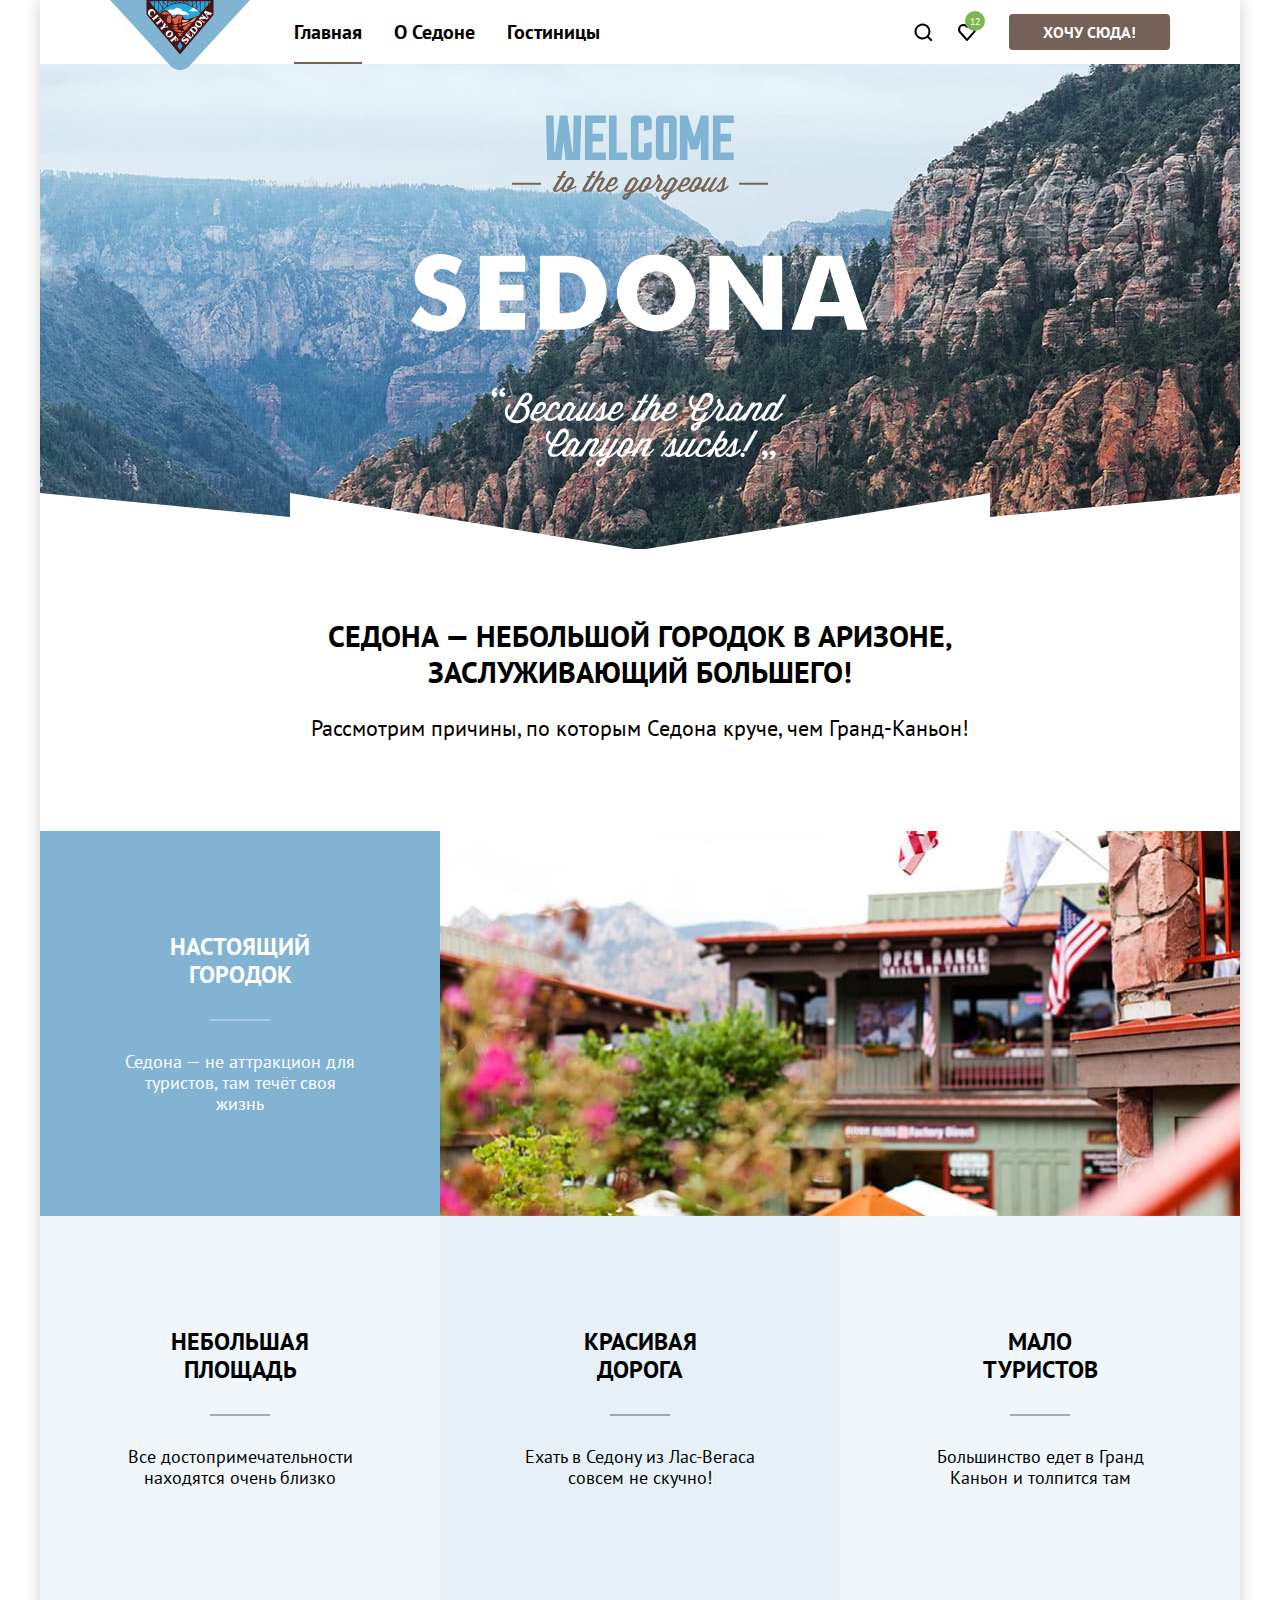
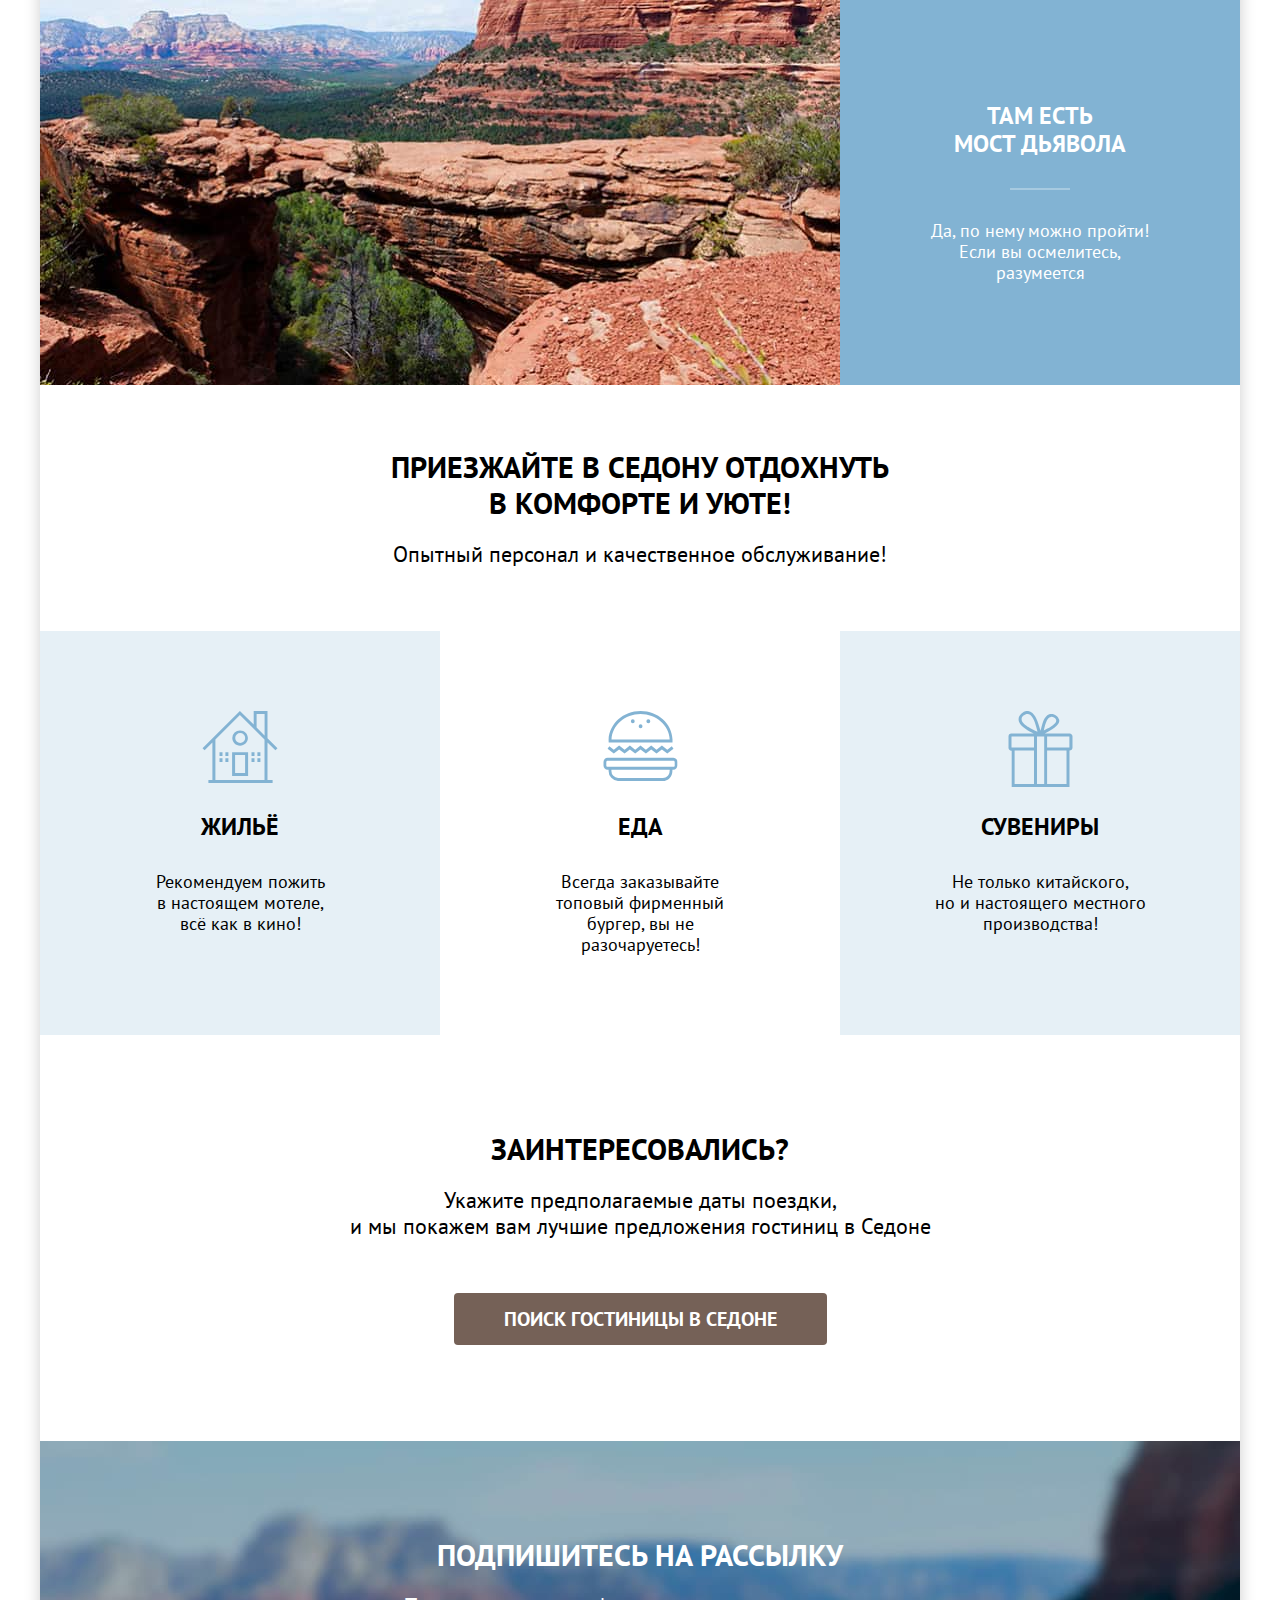
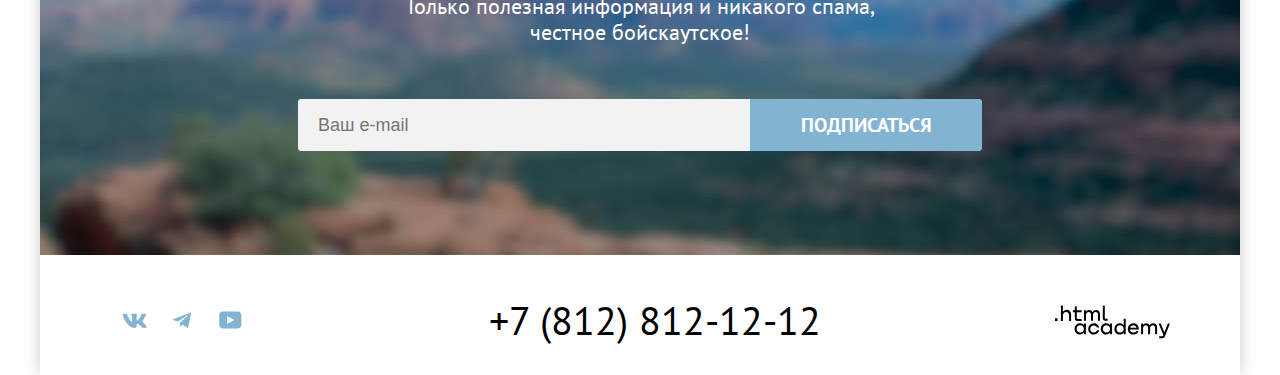
<file: index.html>
<!DOCTYPE html>
<html lang="ru">
<head>
  <meta charset="utf-8">
  <title>HTML Academy: Седона</title>
  <link rel="stylesheet" href="styles/style.css">
  <link rel="icon" type="image/png" href="images/favicon-32x32.png">
</head>
<body>
<div class="page-container">
  <header class="header-container page-header" data-test="header">
    <nav class="navigation">
      <div class="logo-container">
        <a class="logo-container" href="index.html">
          <img class="logo" src="images/logo.svg" width="140" height="70" alt="Логотип компании «Отдых в Седоне»"></a>
      </div>
      <div class="navigation-list">
        <ul class="navigation-list">
          <li class="navigation-list-item">
            <a class="navigation-link navigation-link-current" href="index.html">Главная</a>
          </li>
          <li class="navigation-list-item">
            <a class="navigation-link" href="#">О Седоне</a>
          </li>
          <li class="navigation-list-item">
            <a class="navigation-link" href="catalog.html">Гостиницы</a>
          </li>
        </ul>
      </div>
      <div class="navigation-user-container">
        <ul class="navigation-user">
          <li class="navigation-user-item">
            <a class="navigation-user-link" href="#">
              <svg aria-hidden="true"
                   focusable="false"
                   width="20"
                   height="20"
                   fill="#000000"
                   role="img"
                   xmlns="http://www.w3.org/2000/svg"
                   aria-label="Поиск.">
                <path fill-rule="evenodd" clip-rule="evenodd" d="m19.5 18-3.7-3.7a8 8 0 0 0 1.7-4.8 8 8 0 1 0-3.1 6.3l3.7 3.7 1.4-1.5Zm-10-2.5a6 6 0 0 1-6-6 6 6 0 0 1 12 0 6 6 0 0 1-6 6Z"/>
              </svg>
            </a>
          </li>
          <li class="navigation-user-item">
            <a class="navigation-user-link-favourite" href="#">
              <svg aria-hidden="true"
                   focusable="false"
                   width="20"
                   height="20"
                   fill="#000000"
                   role="img"
                   xmlns="http://www.w3.org/2000/svg"
                   aria-label="Избранное.">
                <path fill-rule="evenodd" clip-rule="evenodd" d="M9.9 19a1 1 0 0 1-.8-.4l-7-7.9A5.4 5.4 0 0 1 6.5 2C7.8 2 9 2.5 10 3.3a5.5 5.5 0 0 1 9 4.1c0 1.3-.5 2.5-1.3 3.4l-7 7.9c-.2.2-.4.3-.8.3Zm-6-9.5 6.1 6.9 6.2-7c.5-.5.7-1.2.7-2 0-1.8-1.5-3.3-3.3-3.3-1 0-2 .5-2.7 1.3-.3.3-.6.4-.9.4-.3 0-.6-.2-.8-.4a3.7 3.7 0 0 0-2.7-1.3 3.3 3.3 0 0 0-3.3 3.3c-.1.9.3 1.6.7 2.1-.1 0-.1 0 0 0Z"/>
              </svg>
            </a>
          </li>
        </ul>
        <button class="button-medium primary-color-button" type="submit">Хочу сюда!</button>
      </div>
    </nav>
  </header>
  <main class="main-container main-index">
    <section class="hero" data-test="hero">
      <h1 class="visually-hidden">Отдых в Седоне</h1>
      <img class="hero-image" src="images/hero-text.svg" width="458" height="352" alt="Welcome to the gorgeous Sedona Because the Grand Canyon sucks!">
    </section>
    <section class="advantages" data-test="advantages">
      <div class="wrapper">
        <h2 class="title-2">Седона — небольшой городок в Аризоне, заслуживающий большего!</h2>
        <p class="subheadline1">Рассмотрим причины, по которым Седона круче, чем Гранд-Каньон!
        </p>
      </div>
      <ul class="advantages-facts">
        <li class="advantages-facts-list">
          <div class="advantage-item-wrapper">
          <div class="card-block">
            <div class="text-block advantages-facts-headline-bright">
              <h3 class="title-3">Настоящий городок</h3>
              <p>Седона — не аттракцион для туристов, там течёт своя жизнь</p>
            </div>
            <img class="decor-image" src="images/nastoyashiy-gorodok.jpg" width="800" height="385" alt="Отель в городке">
          </div>
          </div>
        </li>
        <li class="advantages-facts-list">
          <div class="advantage-item-wrapper">
          <div class="text-block-high advantages-facts-headline-dark">
            <h3 class="title-3">Небольшая площадь</h3>
            <p>Все достопримечательности находятся очень близко</p>
          </div>
          </div>
        </li>
        <li class="advantages-facts-list">
        <div class="advantage-item-wrapper">
          <div class="text-block-high advantages-facts-headline-dark">
            <h3 class="title-3">Красивая дорога</h3>
            <p>Ехать в Седону из Лас-Вегаса совсем не скучно!</p>
          </div>
        </div>
        </li>
        <li class="advantages-facts-list">
          <div class="advantage-item-wrapper">
          <div class="text-block-high advantages-facts-headline-dark">
            <h3 class="title-3">Мало туристов</h3>
            <p>Большинство едет в Гранд Каньон и толпится там</p>
          </div>
          </div>
        </li>
        <li class="advantages-facts-list ">
          <div class="advantage-item-wrapper">
          <div class="card-block-reverse">
            <div class="text-block advantages-facts-headline-bright">
              <h3 class="title-3">Там есть мост&NonBreakingSpace;дьявола</h3>
              <p>Да, по нему можно пройти! Если вы осмелитесь, разумеется</p>
            </div>
            <img class="decor-image" src="images/bridge.jpg" width="800" height="385" alt="Мост дьявола">
          </div>
          </div>
        </li>
      </ul>
    </section>
    <section class="services" data-test="service">
      <div class="wrapper2">
        <h2 class="title-2">Приезжайте в Седону отдохнуть в&nbsp;комфорте и уюте!</h2>
        <p class="subheadline2"> Опытный персонал и качественное обслуживание!
        </p>
      </div>
      <ul class="services-facts">
        <li class="services-facts-list background2">
          <div class="wrapper-block house-icon">
            <h3 class="title-3">Жильё</h3>
            <p>Рекомендуем пожить в&nbsp;настоящем мотеле,<br> всё как в кино!
            </p>
          </div>
        </li>
        <li class="services-facts-list">
          <div class="wrapper-block food-icon">
            <h3 class="title-3">Еда</h3>
            <p>Всегда заказывайте топовый&nbsp;фирменный бургер, вы не разочаруетесь!
            </p>
          </div>
        </li>
        <li class="services-facts-list background2">
          <div class="wrapper-block gift-icon">
            <h3 class="title-3">Сувениры</h3>
            <p>Не только китайского, но&nbsp;и&nbsp;настоящего местного производства!
            </p>
          </div>
        </li>
      </ul>
    </section>
    <section class="call-to-action" data-test="search">
      <h2 class="title-2">Заинтересовались?</h2>
      <p class="subheadline3">Укажите предполагаемые даты поездки,<br> и мы покажем вам лучшие предложения гостиниц в
        Седоне
      </p>
      <a class="button-big primary-color-button" href="catalog.html">Поиск гостиницы в Седоне
      </a>
    </section>
    <section class="subscription subscription-background" data-test="subscribe">
      <div class="wrapper3">
        <h2 class="title-2">Подпишитесь на рассылку</h2>
        <p class="subheadline3">Только полезная информация и никакого спама, честное бойскаутское!
        </p>
      </div>
      <form class="subscription-form" action="#" method="post">
        <label for="email" class="visually-hidden"> Email</label>
        <input type="email" id="email" name="email" placeholder="Ваш e-mail">
        <button class="subscription-form-button" type="submit">Подписаться
        </button>
      </form>
    </section>
  </main>
  <footer class="page-footer" data-test="footer">
    <div class="footer-container">
      <section class="footer-social social">
        <h3 class="visually-hidden">Социальные сети</h3>
        <ul class="social-item">
          <li class="social-item-link">
            <a class="social-button-link" href="https://vk.com/htmlacademy">
              <svg
                class="social-button"
                xmlns="http://www.w3.org/2000/svg"
                width="25"
                height="15"
                fill="#83B3D3"
                role="img"
                aria-label="Вконтакте.">
                <path fill-rule="evenodd" clip-rule="evenodd"
                      d="M24.12 1.8c.16-.54 0-.94-.8-.94H20.7c-.67 0-.98.34-1.15.73 0 0-1.33 3.2-3.22 5.27-.61.6-.9.8-1.23.8-.16 0-.41-.2-.41-.75v-5.1c0-.66-.19-.95-.74-.95H9.82c-.42 0-.67.3-.67.59 0 .62.95.76 1.04 2.51v3.8c0 .83-.15.98-.48.98-.9 0-3.06-3.2-4.34-6.88-.25-.72-.5-1-1.18-1H1.57c-.75 0-.9.34-.9.73 0 .68.89 4.07 4.14 8.55 2.17 3.06 5.23 4.72 8 4.72 1.68 0 1.88-.37 1.88-1v-2.32c0-.74.16-.88.7-.88.38 0 1.05.19 2.6 1.66 1.79 1.75 2.08 2.54 3.08 2.54h2.63c.75 0 1.12-.37.9-1.1-.23-.72-1.08-1.77-2.2-3.02-.62-.71-1.54-1.48-1.82-1.86-.39-.5-.28-.71 0-1.15 0 0 3.2-4.42 3.54-5.93Z"/>
              </svg>
              <span class="visually-hidden">ВК</span>
            </a>
          </li>
          <li class="social-item-link">
            <a class="social-button-link" href="https://t.me/htmlacademy ">
              <svg class="social-button"
                   xmlns="http://www.w3.org/2000/svg"
                   width="18"
                   height="17"
                   fill="#83B3D3"
                   role="img"
                   aria-label="Телеграм.">
                <path fill-rule="evenodd" clip-rule="evenodd"
                      d="M16.8 1 .8 7c-1 .4-1 1-.2 1.3l4.1 1.3 9.5-6c.5-.3.9-.1.5.2l-7.6 7-.3 4.1c.4 0 .6-.2.8-.4l2-2 4.1 3.1c.8.5 1.3.3 1.5-.7L18 2.2c.3-1-.4-1.6-1.1-1.2Z"/>
              </svg>
              <span class="visually-hidden">Телеграм</span>
            </a>
          </li>
          <li class="social-item-link">
            <a class="social-button-link" href="https://www.youtube.com/user/htmlacademyru">
              <svg class="social-button"
                   xmlns="http://www.w3.org/2000/svg"
                   aria-hidden="true"
                   focusable="false"
                   width="23"
                   height="18"
                   fill="#83B3D3"
                   role="img"
                   aria-label="Ютуб.">
                <path fill-rule="evenodd" clip-rule="evenodd" d="M19 .4H3.4C1.6.4.3 2 .3 3.8v10c0 2 1.3 3.6 3.2 3.6h15.7c1.6 0 3.1-1.6 3.1-3.4V3.8C22.1 2 20.8.4 19 .4ZM8 12.9v-8l7.3 4-7.3 4Z"/>
              </svg>
              <span class="visually-hidden">Ютуб</span>
            </a>
          </li>
        </ul>
      </section>
      <section class="footer-contacts contacts">
        <h3 class="visually-hidden">Контакты</h3>
        <ul class="contacts">
          <li class="contact-item">
            <h3 class="visually-hidden">Телефон:</h3>
            <a class="contacts-phone" href="tel:78128121212"> +7 (812) 812-12-12</a>
          </li>
        </ul>
      </section>
      <div class="html-logo">
        <p class="about-text"><a class="htmlacademy-link" href="https://htmlacademy.ru/">
          <svg class="social-button-html"
               xmlns="http://www.w3.org/2000/svg"
               width="115"
               height="34"
               fill="#000"
               role="img"
               aria-label="Отдых в Седоне.">
            <path fill-rule="evenodd" clip-rule="evenodd" d="M0 13.3v2.6h2.5v-2.6H0ZM11.6 4.9c-1.6 0-2.8.7-3.6 1.7h-.1V.4h-2v15.5h2v-5.3C7.9 8.5 9.2 7 11.2 7c1.8 0 2.9 1.4 2.9 3.2v5.7h2V9.8c.1-3-1.8-5-4.5-5ZM26.6 5.2h-4.8V1.5h-2v3.8h-1.9v2h1.9v6c0 1.7 1 2.7 2.7 2.7h4.1v-2h-3.7c-.7 0-1.1-.4-1.1-1.1V7.2h4.8v-2ZM41.1 5c-1.6 0-2.9.8-3.5 2h-.1a3.7 3.7 0 0 0-3.4-2c-1.4 0-2.5.8-3.1 1.8h-.1V5.2H29v10.6h2v-5.4c0-2 1-3.5 2.6-3.5 1.5 0 2.4 1 2.4 2.6v6.3h2v-5.6c0-2.4 1.4-3.3 2.6-3.3 1.5 0 2.4 1 2.4 2.6v6.3h2V9.3c.1-2.5-1.4-4.3-3.9-4.3ZM47.8 13c0 1.8 1 2.8 2.8 2.8h2v-2h-1.7c-.7 0-1.1-.4-1.1-1.1V.4h-2V13ZM28.9 20a4.9 4.9 0 0 0-3.9-1.7c-3.1 0-5.4 2.3-5.4 5.6s2.3 5.6 5.4 5.6c1.8 0 3-.8 3.8-2h.1v1.7h2V18.6h-2V20Zm-3.6 7.5a3.5 3.5 0 0 1-3.6-3.6c0-2 1.4-3.6 3.6-3.6s3.6 1.6 3.6 3.6c0 1.9-1.4 3.6-3.6 3.6ZM44.2 22.4c-.5-2.4-2.6-4.1-5.4-4.1a5.4 5.4 0 0 0-5.6 5.6c0 3 2.2 5.6 5.6 5.6 2.8 0 4.9-1.8 5.4-4.2h-2.1a3.4 3.4 0 0 1-3.3 2.3 3.5 3.5 0 0 1-3.6-3.6c0-2 1.4-3.6 3.6-3.6 1.6 0 2.8 1 3.3 2.2h2.1v-.2ZM55.1 20a4.9 4.9 0 0 0-3.9-1.7c-3.1 0-5.4 2.3-5.4 5.6s2.3 5.6 5.4 5.6c1.8 0 3-.8 3.8-2h.1v1.7h2V18.6h-2V20Zm-3.6 7.5a3.5 3.5 0 0 1-3.6-3.6c0-2 1.4-3.6 3.6-3.6s3.6 1.6 3.6 3.6c0 1.9-1.5 3.6-3.6 3.6ZM68.7 20.2a5 5 0 0 0-3.9-2c-3.1 0-5.4 2.4-5.4 5.7 0 3.3 2.2 5.6 5.4 5.6 1.7 0 3-.8 3.8-1.8h.1v1.5h2V13.8h-2v6.4Zm-3.6 7.3a3.5 3.5 0 0 1-3.6-3.6c0-2 1.4-3.6 3.6-3.6s3.6 1.6 3.6 3.6c-.1 2-1.5 3.6-3.6 3.6ZM78.3 18.3a5.4 5.4 0 0 0-5.5 5.6c0 3 2.1 5.6 5.5 5.6 2.5 0 4.5-1.3 5.2-3.6h-2.1c-.5 1-1.6 1.6-3 1.6-1.9 0-3.3-1.3-3.4-3h8.8c.2-3.5-2-6.2-5.5-6.2Zm0 1.9c1.7 0 3 1 3.3 2.6h-6.5a3.2 3.2 0 0 1 3.2-2.6ZM98.2 18.3a4 4 0 0 0-3.6 2h-.1c-.6-1.2-1.8-2-3.4-2-1.4 0-2.5.7-3.1 1.8v-1.5h-1.9v10.6h2v-5.4c0-2 1-3.4 2.6-3.5 1.5 0 2.4 1 2.4 2.6v6.3h2v-5.6c0-2.4 1.4-3.3 2.6-3.3 1.5 0 2.4 1 2.4 2.6v6.3h2v-6.5c.1-2.6-1.4-4.4-3.9-4.4ZM109.4 27.4l-3.6-9h-2.2l4.8 11.7c-.3.9-.7 1.2-1.7 1.2h-2.5v2h2.5c1.8 0 2.8-.8 3.5-2.6l4.7-12.2h-2.1l-3.4 8.9Z"/>
          </svg>
          <span class="visually-hidden">.html academy</span>
        </a>
        </p>
      </div>
    </div>
  </footer>
</div>
<div class="modal-container modal-container-close">
  <div class="modal modal-search">
    <button class="modal-close-button" type="button">
      <span class="visually-hidden">Закрыть</span>
    </button>
    <section class="modal-content">
      <h2 class="modal-title">Поиск гостиницы в Седоне</h2>
      <div class="search-form">
        <form class="search-form" action="https://echo.htmlacademy.ru/" method="post">
          <p class="field-group search-form-date">
            <label class="form-label" for="check-in-date">Дата Заезда:</label>
            <input class="field" type="text" id="check-in-date" name="check-in-date" placeholder="Укажите дату" value="27 апреля 2020">
          </p>
          <p class="error-massage">Мы не можем отправить вас в прошлое.</p>
          <p class="field-group search-form-date">
            <label class="form-label" for="departure-date">Дата Выезда:</label>
            <input class="field" type="text" id="departure-date" name="departure-date" placeholder="Укажите дату" value="1 сентября 2023">
          </p>
          <p class="info-massage">На эти даты есть свободные номера. Пока есть.</p>
          <div class="range-search">
            <div class="range-wrapper-inputs">
              <div class="toggle-adults">
                <span class="toggle-adults-headline">Взрослые:</span>
                <button class="button-minus" type="button">
                  <span class="visually-hidden">Уменьшить количество взрослых</span>
                  <svg
                    aria-hidden="true"
                    focusable="false"
                    width="20"
                    height="20"
                    viewBox="0 0 20 20"
                    fill="rgba(117, 97, 87, 0.3)"
                    role="img"
                    xmlns="http://www.w3.org/2000/svg"
                    aria-label="Минус.">
                    <path fill-rule="evenodd" clip-rule="evenodd" d="M3 9V11H17V9H3Z"/>
                  </svg>
                </button>
                <label class="catalog-filter-label">
                  <span class="visually-hidden">Взрослые</span><input class="field" type="number" value="2" name="adult-amount" max="99">
                </label>
                <button class="button-plus" type="button">
                  <span class="visually-hidden">Увеличить количество взрослых</span>
                  <svg
                    aria-hidden="true"
                    focusable="false"
                    width="20"
                    height="20"
                    viewBox="0 0 20 20"
                    fill="rgba(117, 97, 87, 0.3)"
                    role="img"
                    xmlns="http://www.w3.org/2000/svg"
                    aria-label="Плюс.">
                    <path fill-rule="evenodd" clip-rule="evenodd" d="M17 9H11V3H9V9H3V11H9V17H11V11H17V9Z"/>
                  </svg>
                </button>
              </div>
              <div class="toggle-kids">
                <span class="toggle-kids-headline form-label-icon">Дети:
                </span>
                <span class="tooltip">
                  <button class="tooltip-toggle" aria-label="tooltip-kids-info" type="button">
                    <svg
                      class="tooltip-icon"
                      width="20"
                      height="20"
                      viewBox="0 0 20 20"
                      fill="#FFFFFF"
                      xmlns="http://www.w3.org/2000/svg"
                      aria-label="Информация о количестве детей.">
                    <path fill-rule="evenodd" clip-rule="evenodd" d="M9 4h2v2H9V4Zm2 12H9V7h2v9Z"/></svg>
                  </button>
                  <span class="tooltip-text" role="tooltip" id="tooltip-kids-info">Укажите количество детей, которые будут с вами, возраст которых от 6 до 18 лет. Дети до 6 лет размещаются бесплатно.</span>
                </span>
                <button class="button-minus" type="button">
                  <span class="visually-hidden">Уменьшить количество детей</span>
                  <svg
                    aria-hidden="true"
                    focusable="false"
                    width="20"
                    height="20"
                    viewBox="0 0 20 20"
                    fill="rgba(117, 97, 87, 0.3)"
                    role="img"
                    xmlns="http://www.w3.org/2000/svg"
                    aria-label="Минус.">
                    <path fill-rule="evenodd" clip-rule="evenodd" d="M3 9V11H17V9H3Z"/>
                  </svg>
                </button>
                <label class="catalog-filter-label">
                  <span class="visually-hidden">Дети</span><input class="field" type="number" value="2" name="kids-amount" max="99">
                </label>
                <button class="button-plus" type="button">
                  <span class="visually-hidden">Увеличить количество детей</span>
                  <svg
                    aria-hidden="true"
                    focusable="false"
                    width="20"
                    height="20"
                    viewBox="0 0 20 20"
                    fill="rgba(117, 97, 87, 0.3)"
                    role="img"
                    xmlns="http://www.w3.org/2000/svg"
                    aria-label="Плюс.">
                    <path fill-rule="evenodd" clip-rule="evenodd" d="M17 9H11V3H9V9H3V11H9V17H11V11H17V9Z"/>
                  </svg>
                </button>
              </div>
            </div>
          </div>
          <button class="modal-find-button secondary-color-button" type="submit">Найти</button>
        </form>
      </div>
    </section>
  </div>
</div>
</body>
</html>
</file>
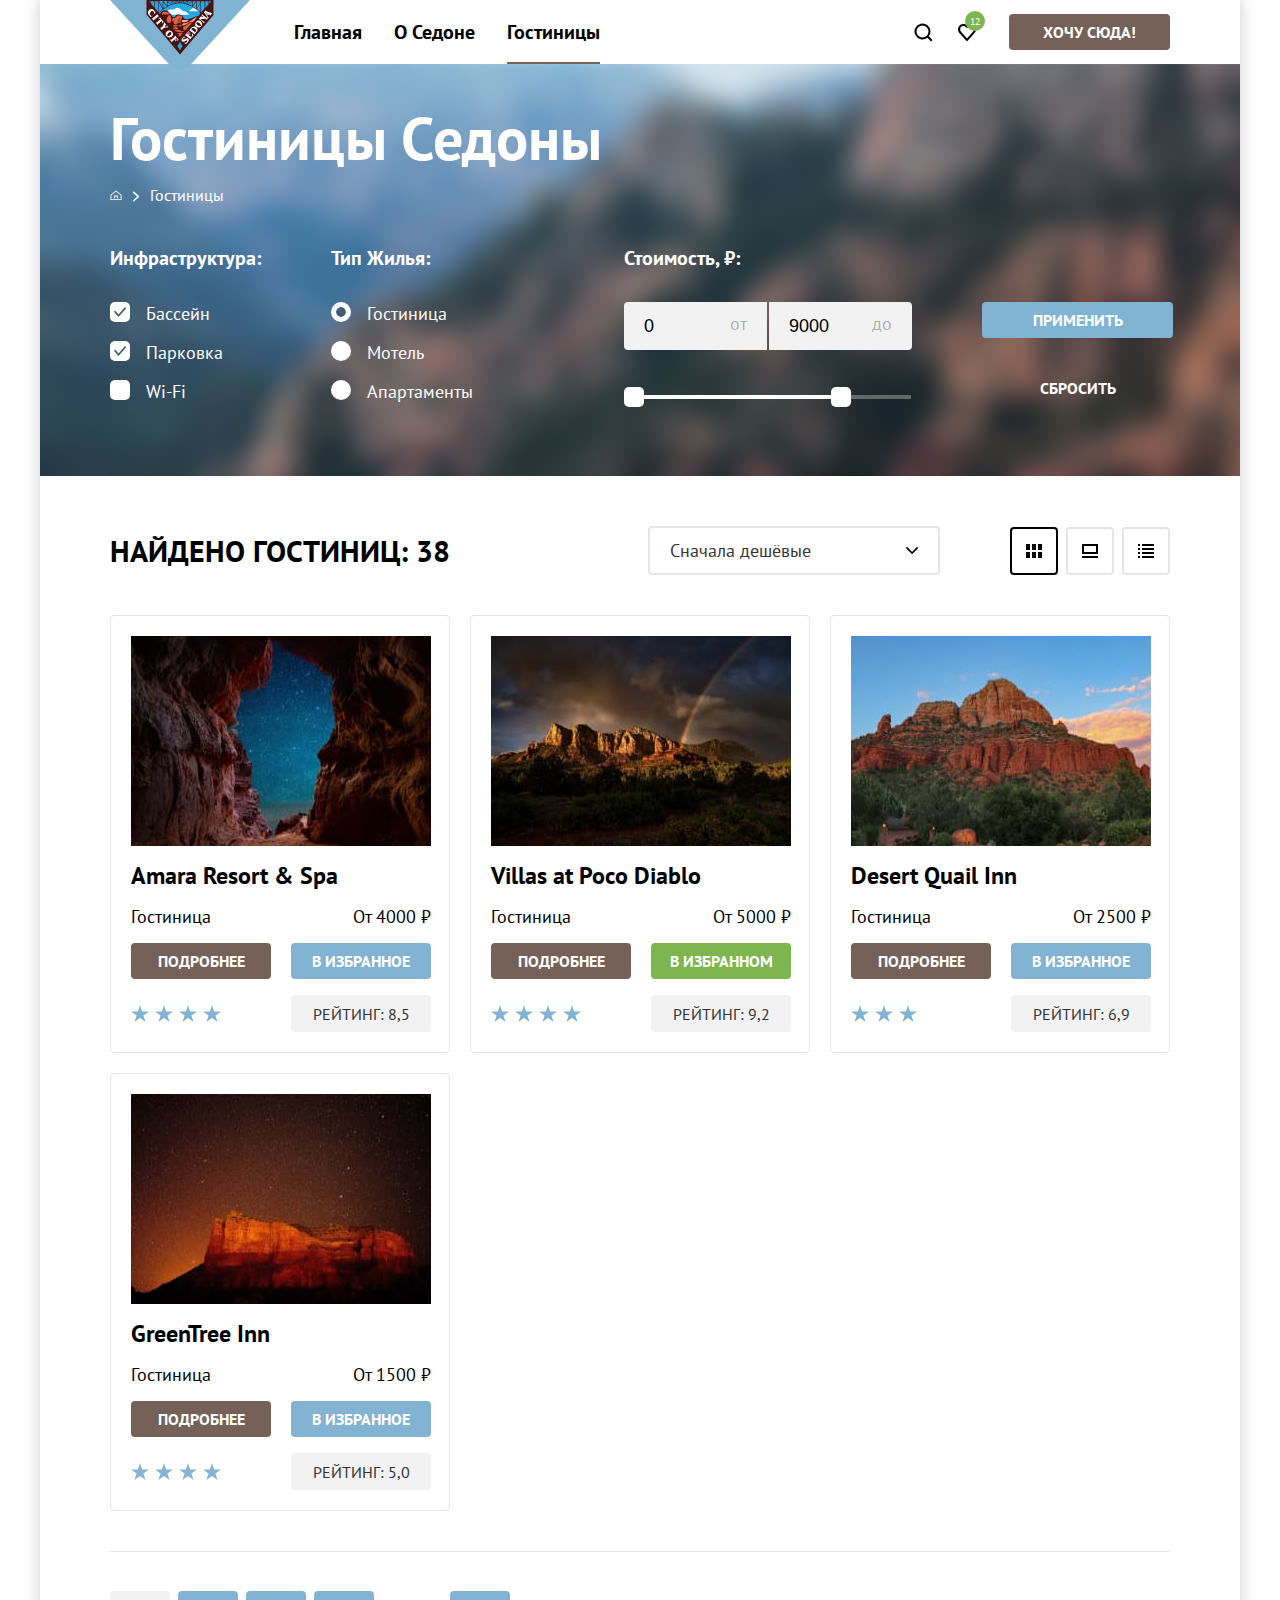
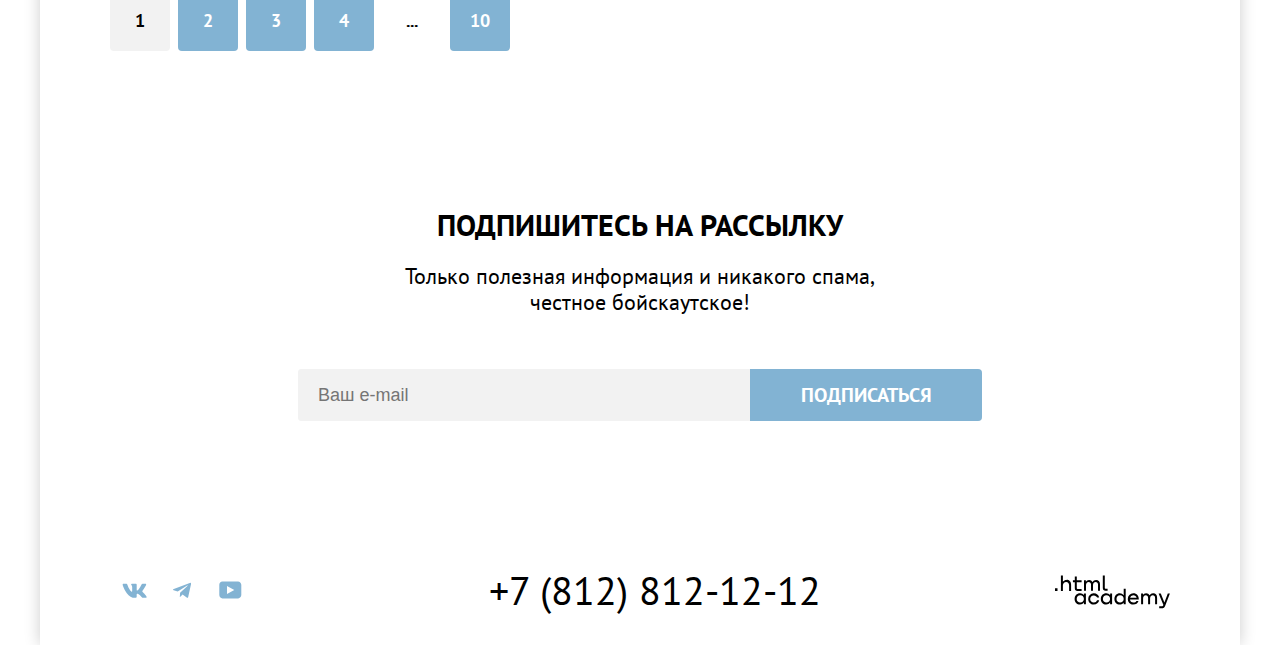
<file: catalog.html>
<!DOCTYPE html>
<html lang="ru">
<head>
  <meta charset="utf-8">
  <title>HTML Academy: Седона</title>
  <link rel="stylesheet" href="styles/style.css">
  <link rel="icon" type="image/png" href="images/favicon-32x32.png">
</head>
<body>
<div class="page-container">
  <header class="header-container page-header" data-test="header">
    <nav class="navigation">
      <div class="logo-container">
        <a class="logo-container" href="index.html">
          <img class="logo" src="images/logo.svg" width="140" height="70" alt="Логотип компании «Отдых в Седоне»">
        </a>
      </div>
      <div class="navigation-list">
        <ul class="navigation-list">
          <li class="navigation-list-item">
            <a class="navigation-link" href="index.html">Главная</a>
          </li>
          <li class="navigation-list-item">
            <a class="navigation-link" href="#">О Седоне</a>
          </li>
          <li class="navigation-list-item">
            <a class="navigation-link navigation-link-current" href="catalog.html">Гостиницы</a>
          </li>
        </ul>
      </div>
      <div class="navigation-user-container">
        <ul class="navigation-user">
          <li class="navigation-user-item">
            <a class="navigation-user-link" href="#">
              <svg aria-hidden="true"
                   focusable="false"
                   width="20"
                   height="20"
                   fill="#000000"
                   role="img"
                   xmlns="http://www.w3.org/2000/svg"
                   aria-label="Поиск.">
                <path fill-rule="evenodd" clip-rule="evenodd" d="m19.5 18-3.7-3.7a8 8 0 0 0 1.7-4.8 8 8 0 1 0-3.1 6.3l3.7 3.7 1.4-1.5Zm-10-2.5a6 6 0 0 1-6-6 6 6 0 0 1 12 0 6 6 0 0 1-6 6Z"/>
              </svg>
            </a>
          </li>
          <li class="navigation-user-item">
            <a class="navigation-user-link-favourite" href="#">
              <svg aria-hidden="true"
                   focusable="false"
                   width="20"
                   height="20"
                   fill="#000000"
                   role="img"
                   xmlns="http://www.w3.org/2000/svg"
                   aria-label="Избранное.">
                <path fill-rule="evenodd" clip-rule="evenodd" d="M9.9 19a1 1 0 0 1-.8-.4l-7-7.9A5.4 5.4 0 0 1 6.5 2C7.8 2 9 2.5 10 3.3a5.5 5.5 0 0 1 9 4.1c0 1.3-.5 2.5-1.3 3.4l-7 7.9c-.2.2-.4.3-.8.3Zm-6-9.5 6.1 6.9 6.2-7c.5-.5.7-1.2.7-2 0-1.8-1.5-3.3-3.3-3.3-1 0-2 .5-2.7 1.3-.3.3-.6.4-.9.4-.3 0-.6-.2-.8-.4a3.7 3.7 0 0 0-2.7-1.3 3.3 3.3 0 0 0-3.3 3.3c-.1.9.3 1.6.7 2.1-.1 0-.1 0 0 0Z"/></svg>
            </a>
          </li>
        </ul>
        <button class="button-medium primary-color-button" type="submit">Хочу сюда!</button>
      </div>
    </nav>
  </header>
  <main class="main-inner main-container" data-test="main">
    <section class="filter" data-test="filter">
      <div class="filter-header">
        <h1 class="title-1">Гостиницы Седоны</h1>
        <ul class="breadcrumbs">
          <li class="breadcrumbs-link">
            <a class="breadcrumbs-link-home" href="index.html"><img class="icon-breadcrumbs" src="images/home-breadcrumbs.svg" width="12" height="12" alt="Главная"></a>
          </li>
          <li class="breadcrumbs-link-hotels">
            <a class="breadcrumbs-link-hotels">Гостиницы</a>
          </li>
        </ul>
      </div>
      <form class="catalog-filter" action="https://echo.htmlacademy.ru/" method="get">
        <fieldset class="catalog-filter-group">
          <legend class="catalog-filter-title">Инфраструктура:</legend>
          <ul class="catalog-filter-list">
            <li class="catalog-filter-item">
              <label class="control">
                <input class="visually-hidden control-input" type="checkbox" name="pool" checked>
                <span class="control-mark"></span>
                <span class="control-label">Бассейн</span></label>
            </li>
            <li class="catalog-filter-item">
              <label class="control">
                <input class="visually-hidden control-input" type="checkbox" name="parking" checked>
                <span class="control-mark"></span>
                <span class="control-label">Парковка</span></label>
            </li>
            <li class="catalog-filter-item">
              <label class="control">
                <input class="visually-hidden control-input" type="checkbox" name="wifi">
                <span class="control-mark"></span>
                <span class="control-label">Wi-Fi</span></label>
            </li>
          </ul>
        </fieldset>
        <fieldset class="catalog-filter-group">
          <legend class="catalog-filter-title">Тип Жилья:</legend>
          <ul class="catalog-filter-list">
            <li class="catalog-filter-item">
              <label class="control">
                <input class="visually-hidden control-input" type="radio" name="hotel-type" value="hotel" checked>
                <span class="control-mark"></span>
                <span class="control-label">Гостиница</span></label>
            </li>
            <li class="catalog-filter-item">
              <label class="control">
                <input class="visually-hidden control-input" type="radio" name="hotel-type" value="motel">
                <span class="control-mark"></span>
                <span class="control-label">Мотель</span></label>
            </li>
            <li class="catalog-filter-item">
              <label class="control">
                <input class="visually-hidden control-input" type="radio" name="hotel-type" value="apartment">
                <span class="control-mark"></span>
                <span class="control-label">Апартаменты</span></label>
            </li>
          </ul>
        </fieldset>
        <div class="catalog-price">
          <fieldset class="catalog-price-filter">
            <legend class="catalog-filter-title"><b>Стоимость, ₽:</b></legend>
            <label class="control-left" for="from">
              <input class="field-from" value="0" type="number" name="from" id="from">
              <span class="label-from">от</span>
            </label>
            <label class="control-right" for="to">
              <input class="field-to" value="9000" type="number" name="to" id="to">
              <span class="label-to">до</span>
            </label>
            <div class="range">
              <div class="range-scale">
                <div class="range-bar">
                  <button class="range-toggle toggle-min" type="button">
                    <span class="visually-hidden">Изменить минимальную цену</span>
                  </button>
                  <button class="range-toggle toggle-max" type="button">
                    <span class="visually-hidden">Изменить максимальную цену</span>
                  </button>
                </div>
              </div>
            </div>
          </fieldset>
          <div class="catalog-price-buttons">
            <button class="button-medium secondary-color-button" type="submit">Применить</button>
            <button class="button-medium button-drop" type="reset">Сбросить</button>
          </div>
        </div>
      </form>
    </section>
    <section class="filter-results" data-test="catalog">
      <header class="inner-header">
        <h2 class="inner-header-title">Найдено гостиниц: 38</h2>
        <div class="sorting">
          <select class="select-control" aria-label="Сортировка">
            <option value="cheap">Сначала дешёвые</option>
          </select>
          <div class="sorting-buttons">
            <button class="button-all-list button-curent sorting-button" type="submit"><span class="visually-hidden">Весь список в виде карточек</span>
            </button>
            <button class="button-one-hotel button-default sorting-button" type="submit"><span class="visually-hidden">Крупно каждый отель</span>
            </button>
            <button class="button-list button-default sorting-button" type="submit"><span class="visually-hidden">Показать списком</span>
            </button>
          </div>
        </div>
      </header>
      <ul class="hotels">
        <li class="hotels-list">
          <img src="images/hotel-Amara.jpg" width="300" height="210" alt="Каньон и ночное небо">
          <span class="hotel-name">Amara Resort & Spa</span>
          <div class="wrapper-hotels">
            <span class="hotel-type">Гостиница</span>
            <span class="price">От 4000 ₽</span>
          </div>
          <div class="wrapper-buttons">
            <a class="button-small primary-color-button" href="#">Подробнее</a>
            <a class="button-small secondary-color-button" href="#">В избранное</a>
          </div>
          <div class="wrapper-hotels-rate">
            <p class="stars stars-4">
              <span class="visually-hidden">Четырехзвездочный отель</span>
            </p>
            <span class="rate">Рейтинг: 8,5</span>
          </div>
        </li>
        <li class="hotels-list">
          <img src="images/hotel-Villas.jpg" width="300" height="210" alt="Каньон и парк">
          <span class="hotel-name">Villas at Poco Diablo</span>
          <div class="wrapper-hotels">
            <span class="hotel-type">Гостиница</span>
            <span class="price">От 5000 ₽</span>
          </div>
          <div class="wrapper-buttons">
            <a class="button-small primary-color-button" href="#">Подробнее</a>
            <a class="button-small select-color-button" href="#">В избранном</a>
          </div>
          <div class="wrapper-hotels-rate">
            <p class="stars stars-4">
              <span class="visually-hidden">Четырехзвездочный отель</span>
            </p>
            <span class="rate">Рейтинг: 9,2</span>
          </div>
        </li>
        <li class="hotels-list">
          <img src="images/hotel-Desert.jpg" width="300" height="210" alt="Скала">
          <span class="hotel-name">Desert Quail Inn</span>
          <div class="wrapper-hotels">
            <span class="hotel-type">Гостиница</span>
            <span class="price">От 2500 ₽</span>
          </div>
          <div class="wrapper-buttons">
            <a class="button-small primary-color-button" href="#">Подробнее</a>
            <a class="button-small secondary-color-button" href="#">В избранное</a>
          </div>
          <div class="wrapper-hotels-rate">
            <p class="stars stars-3">
              <span class="visually-hidden">Трехзвездочный отель</span>
            </p>
            <span class="rate">Рейтинг: 6,9</span>
          </div>
        </li>
        <li class="hotels-list">
          <img src="images/hotel-greentree.jpg" width="300" height="210" alt="Скала и ночное небо">
          <span class="hotel-name">GreenTree Inn</span>
          <div class="wrapper-hotels">
            <span class="hotel-type">Гостиница</span>
            <span class="price">От 1500 ₽</span>
          </div>
          <div class="wrapper-buttons">
            <a class="button-small primary-color-button" href="#">Подробнее</a>
            <a class="button-small secondary-color-button" href="#">В избранное</a>
          </div>
          <div class="wrapper-hotels-rate">
            <p class="stars stars-4">
              <span class="visually-hidden">Двухзвездочный отель</span>
            </p>
            <span class="rate">Рейтинг: 5,0</span>
          </div>
        </li>
      </ul>
      <ol class="pagination">
        <li class="pagination-list pagination-list-current">
          <a class="pagination-list-item pagination-list-item-black" href="#">1</a>
        </li>
        <li class="pagination-list">
          <a class="pagination-list-item" href="#">2</a>
        </li>
        <li class="pagination-list">
          <a class="pagination-list-item" href="#">3</a>
        </li>
        <li class="pagination-list">
          <a class="pagination-list-item" href="#">4</a>
        </li>
        <li class="pagination-list pagination-list-more">
          <a class="pagination-list-item pagination-list-item-black" href="#">...</a>
        </li>
        <li class="pagination-list">
          <a class="pagination-list-item" href="#">10</a>
        </li>
      </ol>
    </section>
    <section class="subscription-catalog" data-test="subscribe">
      <div class="wrapper3">
        <h2 class="title-2">Подпишитесь на рассылку</h2>
        <p class="subheadline3">Только полезная информация и никакого спама, честное бойскаутское!</p>
      </div>
      <form class="subscription-form" action="#" method="post">
        <input class="subscription-form-input" type="email" id="email" name="email" placeholder="Ваш e-mail">
        <button class="subscription-form-button" type="submit">Подписаться</button>
      </form>
    </section>
  </main>
  <footer class="page-footer" data-test="footer">
    <div class="footer-container">
      <section class="footer-social social">
        <h3 class="visually-hidden">Социальные сети</h3>
        <ul class="social-item">
          <li class="social-item-link">
            <a class="social-button-link" href="https://vk.com/htmlacademy">
              <svg
                class="social-button"
                xmlns="http://www.w3.org/2000/svg"
                width="25"
                height="15"
                fill="#83B3D3"
                role="img"
                aria-label="Вконтакте.">
                <path fill-rule="evenodd" clip-rule="evenodd" d="M24.12 1.8c.16-.54 0-.94-.8-.94H20.7c-.67 0-.98.34-1.15.73 0 0-1.33 3.2-3.22 5.27-.61.6-.9.8-1.23.8-.16 0-.41-.2-.41-.75v-5.1c0-.66-.19-.95-.74-.95H9.82c-.42 0-.67.3-.67.59 0 .62.95.76 1.04 2.51v3.8c0 .83-.15.98-.48.98-.9 0-3.06-3.2-4.34-6.88-.25-.72-.5-1-1.18-1H1.57c-.75 0-.9.34-.9.73 0 .68.89 4.07 4.14 8.55 2.17 3.06 5.23 4.72 8 4.72 1.68 0 1.88-.37 1.88-1v-2.32c0-.74.16-.88.7-.88.38 0 1.05.19 2.6 1.66 1.79 1.75 2.08 2.54 3.08 2.54h2.63c.75 0 1.12-.37.9-1.1-.23-.72-1.08-1.77-2.2-3.02-.62-.71-1.54-1.48-1.82-1.86-.39-.5-.28-.71 0-1.15 0 0 3.2-4.42 3.54-5.93Z"/>
              </svg>
              <span class="visually-hidden">ВК</span>
            </a>
          </li>
          <li class="social-item-link">
            <a class="social-button-link" href="https://t.me/htmlacademy ">
              <svg class="social-button"
                   xmlns="http://www.w3.org/2000/svg"
                   width="18"
                   height="17"
                   fill="#83B3D3"
                   role="img"
                   aria-label="Телеграм.">
                <path fill-rule="evenodd" clip-rule="evenodd" d="M16.8 1 .8 7c-1 .4-1 1-.2 1.3l4.1 1.3 9.5-6c.5-.3.9-.1.5.2l-7.6 7-.3 4.1c.4 0 .6-.2.8-.4l2-2 4.1 3.1c.8.5 1.3.3 1.5-.7L18 2.2c.3-1-.4-1.6-1.1-1.2Z"/>
              </svg>
              <span class="visually-hidden">Телеграм</span>
            </a>
          </li>
          <li class="social-item-link">
            <a class="social-button-link" href="https://www.youtube.com/user/htmlacademyru">
              <svg class="social-button"
                   xmlns="http://www.w3.org/2000/svg"
                   aria-hidden="true"
                   focusable="false"
                   width="23"
                   height="18"
                   fill="#83B3D3"
                   role="img"
                   aria-label="Ютуб.">
                <path fill-rule="evenodd" clip-rule="evenodd" d="M19 .4H3.4C1.6.4.3 2 .3 3.8v10c0 2 1.3 3.6 3.2 3.6h15.7c1.6 0 3.1-1.6 3.1-3.4V3.8C22.1 2 20.8.4 19 .4ZM8 12.9v-8l7.3 4-7.3 4Z"/>
              </svg>
              <span class="visually-hidden">Ютуб</span>
            </a>
          </li>
        </ul>
      </section>
      <section class="footer-contacts contacts">
        <h3 class="visually-hidden">Контакты</h3>
        <ul class="contacts">
          <li class="contact-item">
            <h3 class="visually-hidden">Телефон:</h3>
            <a class="contacts-phone" href="tel:78128121212"> +7 (812) 812-12-12</a>
          </li>
        </ul>
      </section>
      <div class="html-logo">
        <p class="about-text"><a class="htmlacademy-link" href="https://htmlacademy.ru/">
          <svg class="social-button-html"
               xmlns="http://www.w3.org/2000/svg"
               width="115"
               height="34"
               fill="#000"
               role="img"
               aria-label="Отдых в Седоне.">
            <path fill-rule="evenodd" clip-rule="evenodd" d="M0 13.3v2.6h2.5v-2.6H0ZM11.6 4.9c-1.6 0-2.8.7-3.6 1.7h-.1V.4h-2v15.5h2v-5.3C7.9 8.5 9.2 7 11.2 7c1.8 0 2.9 1.4 2.9 3.2v5.7h2V9.8c.1-3-1.8-5-4.5-5ZM26.6 5.2h-4.8V1.5h-2v3.8h-1.9v2h1.9v6c0 1.7 1 2.7 2.7 2.7h4.1v-2h-3.7c-.7 0-1.1-.4-1.1-1.1V7.2h4.8v-2ZM41.1 5c-1.6 0-2.9.8-3.5 2h-.1a3.7 3.7 0 0 0-3.4-2c-1.4 0-2.5.8-3.1 1.8h-.1V5.2H29v10.6h2v-5.4c0-2 1-3.5 2.6-3.5 1.5 0 2.4 1 2.4 2.6v6.3h2v-5.6c0-2.4 1.4-3.3 2.6-3.3 1.5 0 2.4 1 2.4 2.6v6.3h2V9.3c.1-2.5-1.4-4.3-3.9-4.3ZM47.8 13c0 1.8 1 2.8 2.8 2.8h2v-2h-1.7c-.7 0-1.1-.4-1.1-1.1V.4h-2V13ZM28.9 20a4.9 4.9 0 0 0-3.9-1.7c-3.1 0-5.4 2.3-5.4 5.6s2.3 5.6 5.4 5.6c1.8 0 3-.8 3.8-2h.1v1.7h2V18.6h-2V20Zm-3.6 7.5a3.5 3.5 0 0 1-3.6-3.6c0-2 1.4-3.6 3.6-3.6s3.6 1.6 3.6 3.6c0 1.9-1.4 3.6-3.6 3.6ZM44.2 22.4c-.5-2.4-2.6-4.1-5.4-4.1a5.4 5.4 0 0 0-5.6 5.6c0 3 2.2 5.6 5.6 5.6 2.8 0 4.9-1.8 5.4-4.2h-2.1a3.4 3.4 0 0 1-3.3 2.3 3.5 3.5 0 0 1-3.6-3.6c0-2 1.4-3.6 3.6-3.6 1.6 0 2.8 1 3.3 2.2h2.1v-.2ZM55.1 20a4.9 4.9 0 0 0-3.9-1.7c-3.1 0-5.4 2.3-5.4 5.6s2.3 5.6 5.4 5.6c1.8 0 3-.8 3.8-2h.1v1.7h2V18.6h-2V20Zm-3.6 7.5a3.5 3.5 0 0 1-3.6-3.6c0-2 1.4-3.6 3.6-3.6s3.6 1.6 3.6 3.6c0 1.9-1.5 3.6-3.6 3.6ZM68.7 20.2a5 5 0 0 0-3.9-2c-3.1 0-5.4 2.4-5.4 5.7 0 3.3 2.2 5.6 5.4 5.6 1.7 0 3-.8 3.8-1.8h.1v1.5h2V13.8h-2v6.4Zm-3.6 7.3a3.5 3.5 0 0 1-3.6-3.6c0-2 1.4-3.6 3.6-3.6s3.6 1.6 3.6 3.6c-.1 2-1.5 3.6-3.6 3.6ZM78.3 18.3a5.4 5.4 0 0 0-5.5 5.6c0 3 2.1 5.6 5.5 5.6 2.5 0 4.5-1.3 5.2-3.6h-2.1c-.5 1-1.6 1.6-3 1.6-1.9 0-3.3-1.3-3.4-3h8.8c.2-3.5-2-6.2-5.5-6.2Zm0 1.9c1.7 0 3 1 3.3 2.6h-6.5a3.2 3.2 0 0 1 3.2-2.6ZM98.2 18.3a4 4 0 0 0-3.6 2h-.1c-.6-1.2-1.8-2-3.4-2-1.4 0-2.5.7-3.1 1.8v-1.5h-1.9v10.6h2v-5.4c0-2 1-3.4 2.6-3.5 1.5 0 2.4 1 2.4 2.6v6.3h2v-5.6c0-2.4 1.4-3.3 2.6-3.3 1.5 0 2.4 1 2.4 2.6v6.3h2v-6.5c.1-2.6-1.4-4.4-3.9-4.4ZM109.4 27.4l-3.6-9h-2.2l4.8 11.7c-.3.9-.7 1.2-1.7 1.2h-2.5v2h2.5c1.8 0 2.8-.8 3.5-2.6l4.7-12.2h-2.1l-3.4 8.9Z"/>
          </svg>
          <span class="visually-hidden"> .html academy</span>
        </a>
        </p>
      </div>
    </div>
  </footer>
</div>
</body>
</html>
</file>
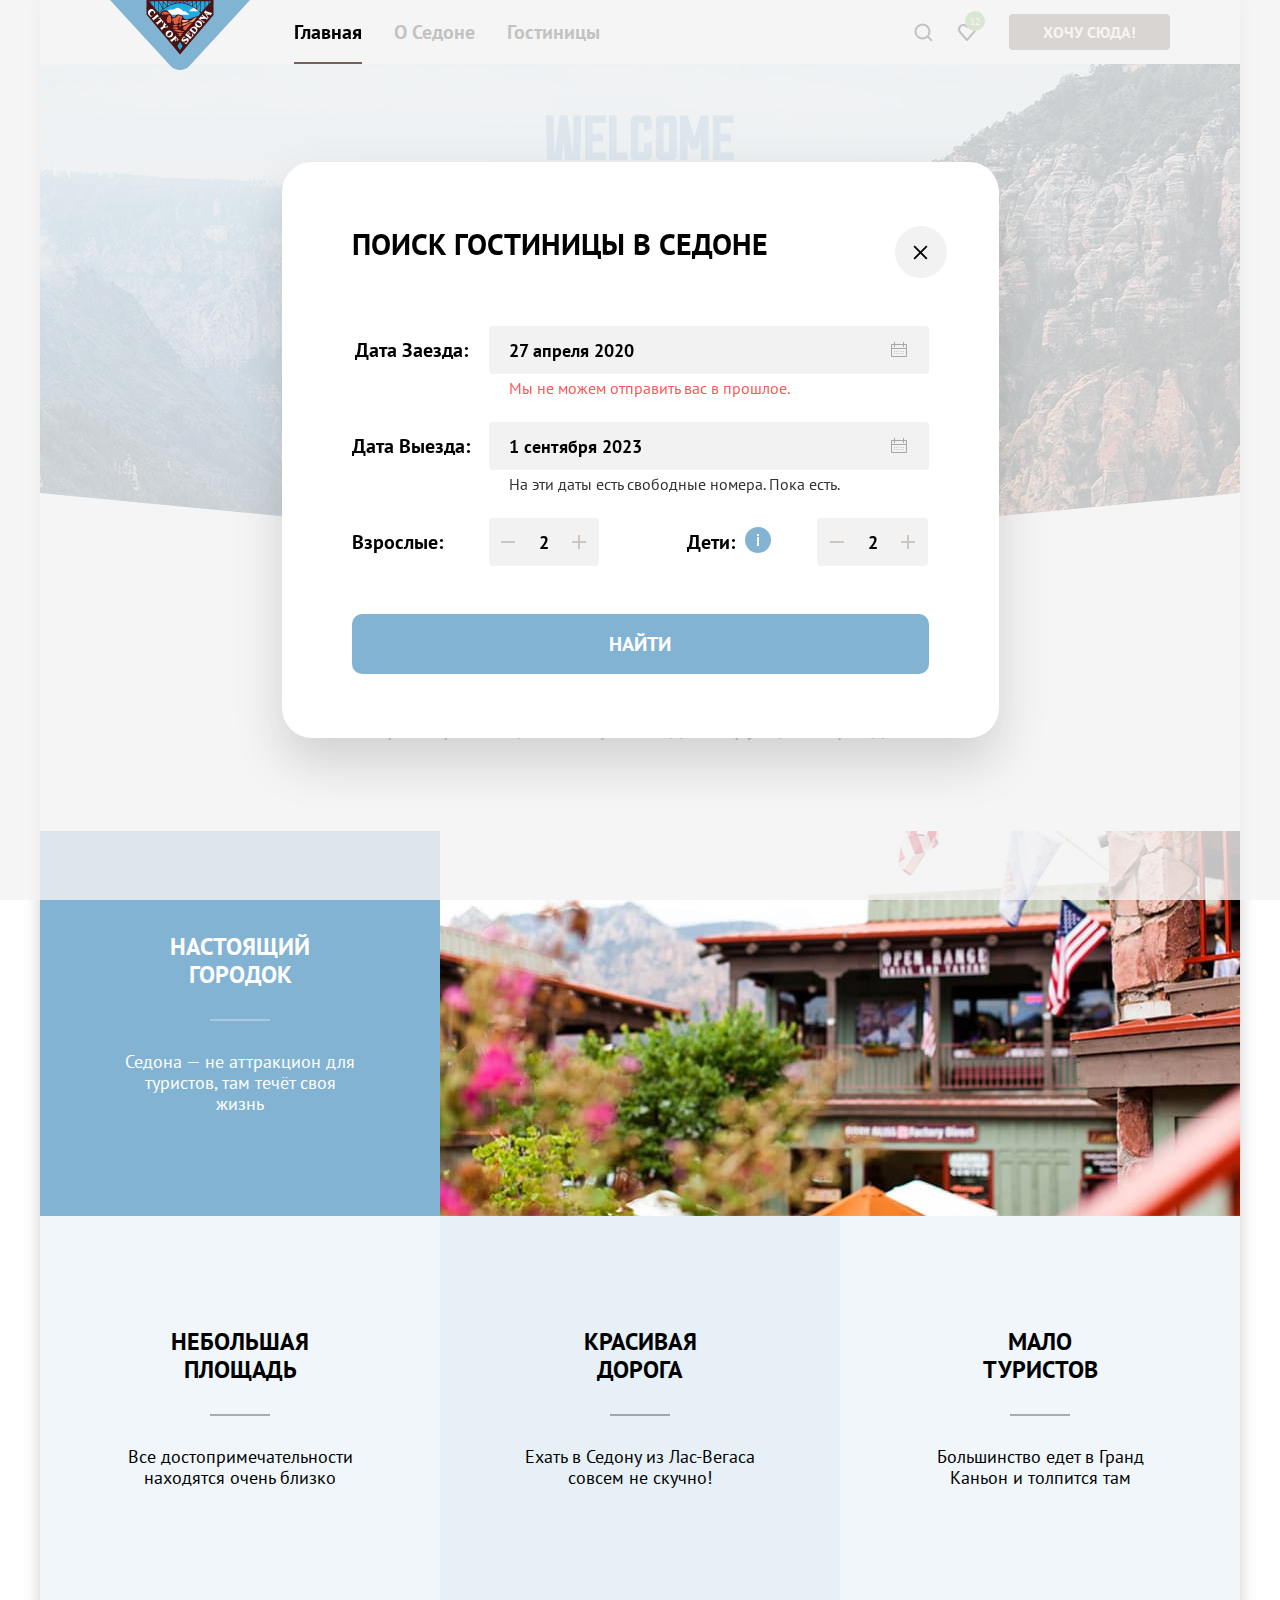
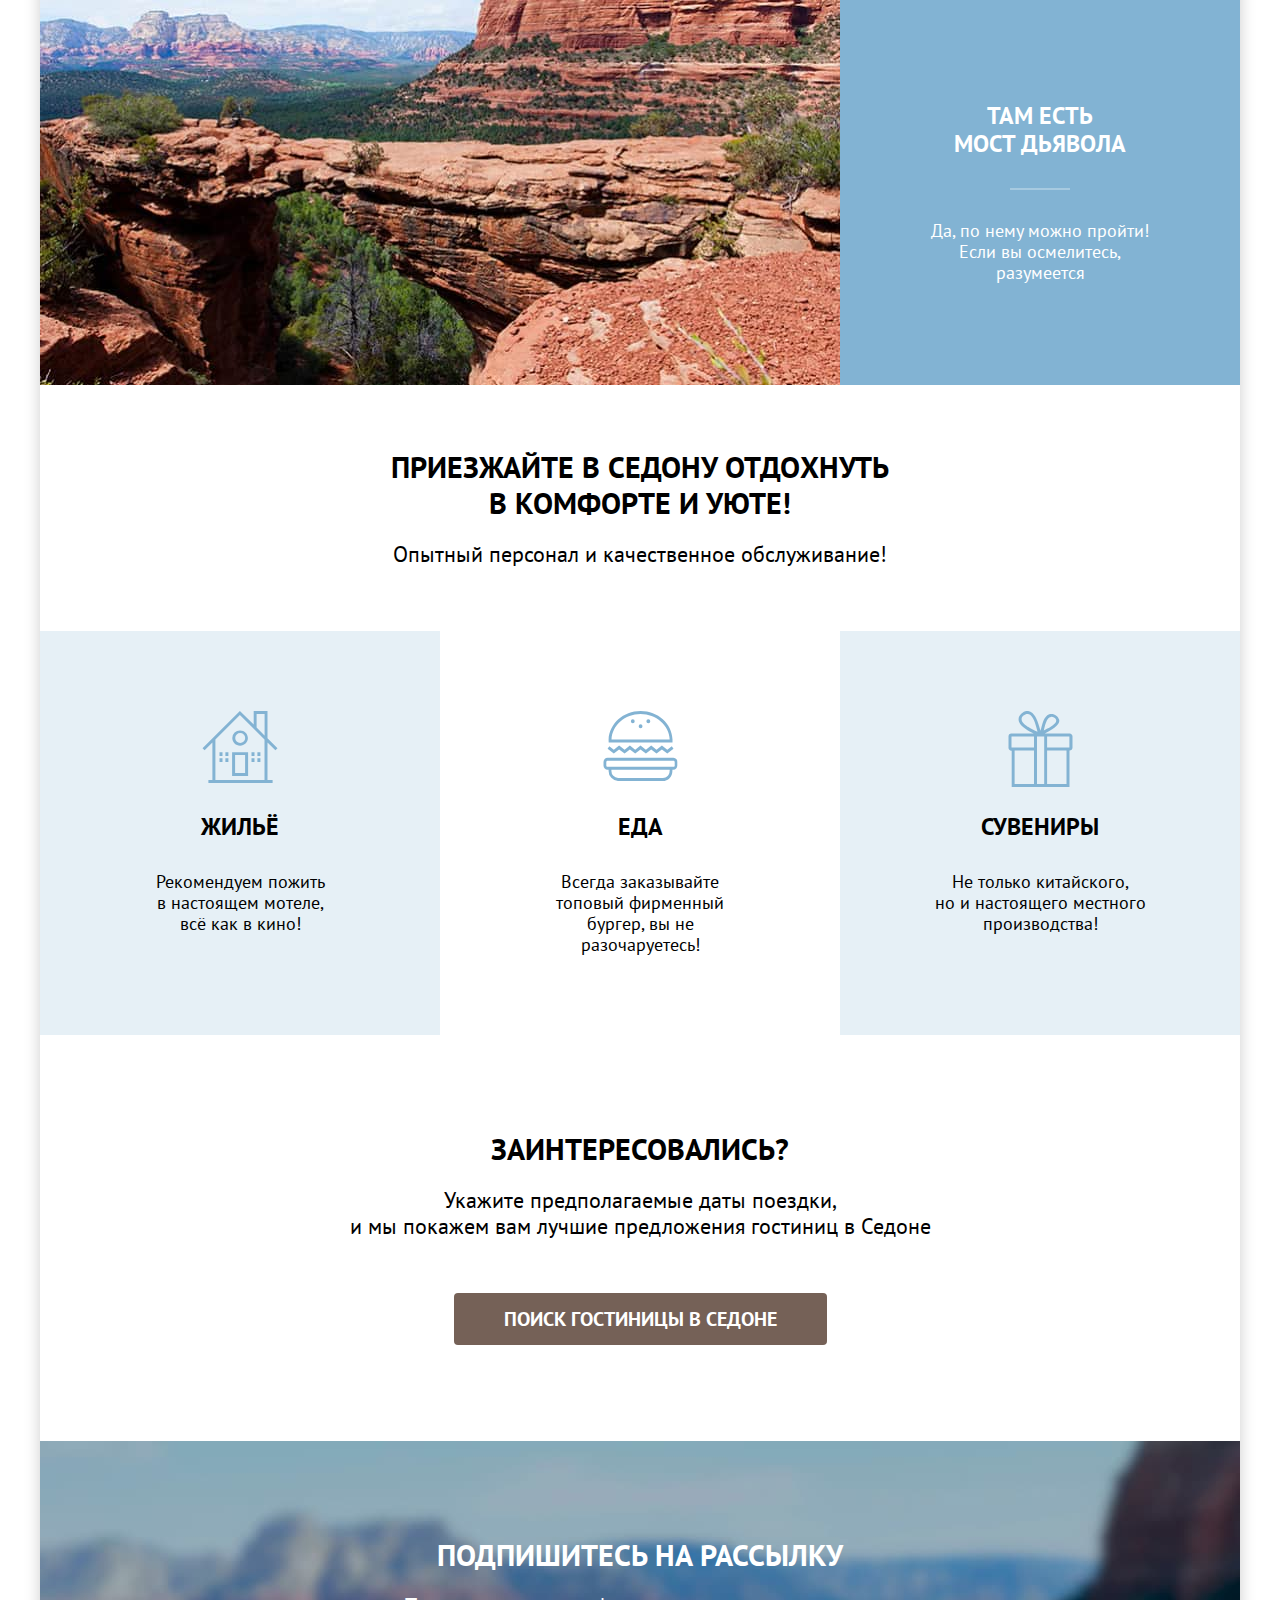
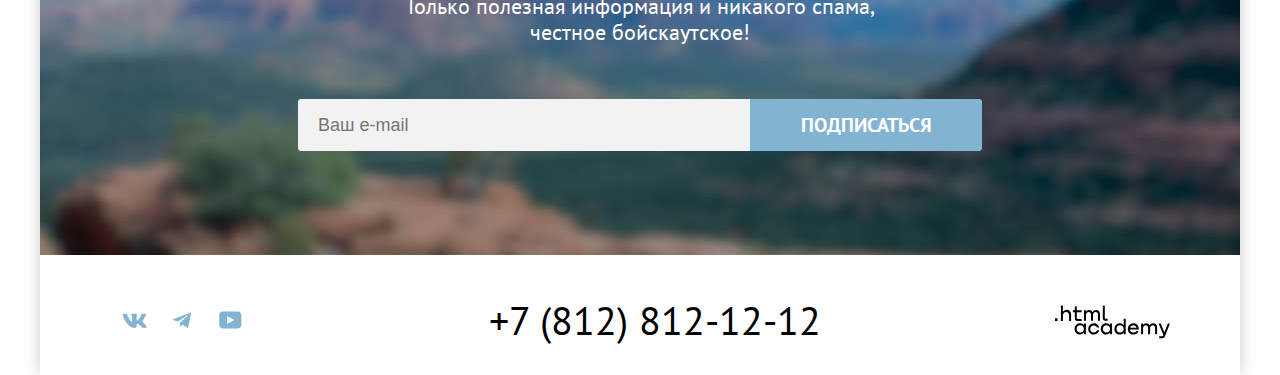
<file: modal.html>
<!DOCTYPE html>
<html lang="ru">
<head>
  <meta charset="utf-8">
  <title>HTML Academy: Седона</title>
  <link rel="stylesheet" href="styles/style.css">
  <link rel="icon" type="image/png" href="images/favicon-32x32.png">
</head>
<body>
<div class="page-container">
  <header class="header-container page-header" data-test="header">
    <nav class="navigation">
      <div class="logo-container">
        <a class="logo-container" href="index.html">
          <img class="logo" src="images/logo.svg" width="140" height="70" alt="Логотип компании «Отдых в Седоне»"></a>
      </div>
      <div class="navigation-list">
        <ul class="navigation-list">
          <li class="navigation-list-item">
            <a class="navigation-link navigation-link-current" href="index.html">Главная</a>
          </li>
          <li class="navigation-list-item">
            <a class="navigation-link" href="#">О Седоне</a>
          </li>
          <li class="navigation-list-item">
            <a class="navigation-link" href="catalog.html">Гостиницы</a>
          </li>
        </ul>
      </div>
      <div class="navigation-user-container">
        <ul class="navigation-user">
          <li class="navigation-user-item">
            <a class="navigation-user-link" href="#">
              <svg aria-hidden="true"
                   focusable="false"
                   width="20"
                   height="20"
                   fill="#000000"
                   role="img"
                   xmlns="http://www.w3.org/2000/svg"
                   aria-label="Поиск">
                <path fill-rule="evenodd" clip-rule="evenodd" d="m19.5 18-3.7-3.7a8 8 0 0 0 1.7-4.8 8 8 0 1 0-3.1 6.3l3.7 3.7 1.4-1.5Zm-10-2.5a6 6 0 0 1-6-6 6 6 0 0 1 12 0 6 6 0 0 1-6 6Z"/>
              </svg>
            </a>
          </li>
          <li class="navigation-user-item">
            <a class="navigation-user-link-favourite" href="#">
              <svg aria-hidden="true"
                   focusable="false"
                   width="20"
                   height="20"
                   fill="#000000"
                   role="img"
                   xmlns="http://www.w3.org/2000/svg"
                   aria-label="Избранное">
                <path fill-rule="evenodd" clip-rule="evenodd" d="M9.9 19a1 1 0 0 1-.8-.4l-7-7.9A5.4 5.4 0 0 1 6.5 2C7.8 2 9 2.5 10 3.3a5.5 5.5 0 0 1 9 4.1c0 1.3-.5 2.5-1.3 3.4l-7 7.9c-.2.2-.4.3-.8.3Zm-6-9.5 6.1 6.9 6.2-7c.5-.5.7-1.2.7-2 0-1.8-1.5-3.3-3.3-3.3-1 0-2 .5-2.7 1.3-.3.3-.6.4-.9.4-.3 0-.6-.2-.8-.4a3.7 3.7 0 0 0-2.7-1.3 3.3 3.3 0 0 0-3.3 3.3c-.1.9.3 1.6.7 2.1-.1 0-.1 0 0 0Z"/>
              </svg>
            </a>
          </li>
        </ul>
        <button class="button-medium primary-color-button" type="submit">Хочу сюда!</button>
      </div>
    </nav>
  </header>
  <main class="main-container main-index">
    <section class="hero" data-test="hero">
      <h1 class="visually-hidden">Отдых в Седоне</h1>
      <img class="hero-image" src="images/hero-text.svg" width="458" height="352" alt="Welcome to the gorgeous Sedona Because the Grand Canyon sucks!">
    </section>
    <section class="advantages" data-test="advantages">
      <div class="wrapper">
        <h2 class="title-2">Седона — небольшой городок в Аризоне, заслуживающий большего!</h2>
        <p class="subheadline1">Рассмотрим причины, по которым Седона круче, чем Гранд-Каньон!
        </p>
      </div>
      <ul class="advantages-facts">
        <li class="advantages-facts-list">
          <div class="advantage-item-wrapper">
          <div class="card-block">
            <div class="text-block advantages-facts-headline-bright">
              <h3 class="title-3">Настоящий городок</h3>
              <p>Седона — не аттракцион для туристов, там течёт своя жизнь</p>
            </div>
            <img class="decor-image" src="images/nastoyashiy-gorodok.jpg" width="800" height="385" alt="Отель в городке">
          </div>
          </div>
        </li>
        <li class="advantages-facts-list">
          <div class="advantage-item-wrapper">
          <div class="text-block-high advantages-facts-headline-dark">
            <h3 class="title-3">Небольшая площадь</h3>
            <p>Все достопримечательности находятся очень близко</p>
          </div>
          </div>
        </li>
        <li class="advantages-facts-list">
        <div class="advantage-item-wrapper">
          <div class="text-block-high advantages-facts-headline-dark">
            <h3 class="title-3">Красивая дорога</h3>
            <p>Ехать в Седону из Лас-Вегаса совсем не скучно!</p>
          </div>
        </div>
        </li>
        <li class="advantages-facts-list">
          <div class="advantage-item-wrapper">
          <div class="text-block-high advantages-facts-headline-dark">
            <h3 class="title-3">Мало туристов</h3>
            <p>Большинство едет в Гранд Каньон и толпится там</p>
          </div>
          </div>
        </li>
        <li class="advantages-facts-list ">
          <div class="advantage-item-wrapper">
          <div class="card-block-reverse">
            <div class="text-block advantages-facts-headline-bright">
              <h3 class="title-3">Там есть мост&NonBreakingSpace;дьявола</h3>
              <p>Да, по нему можно пройти! Если вы осмелитесь, разумеется</p>
            </div>
            <img class="decor-image" src="images/bridge.jpg" width="800" height="385" alt="Мост дьявола">
          </div>
          </div>
        </li>
      </ul>
    </section>
    <section class="services" data-test="service">
      <div class="wrapper2">
        <h2 class="title-2">Приезжайте в Седону отдохнуть в&nbsp;комфорте и уюте!</h2>
        <p class="subheadline2"> Опытный персонал и качественное обслуживание!
        </p>
      </div>
      <ul class="services-facts">
        <li class="services-facts-list background2">
          <div class="wrapper-block house-icon">
            <h3 class="title-3">Жильё</h3>
            <p>Рекомендуем пожить в&nbsp;настоящем мотеле,<br> всё как в кино!
            </p>
          </div>
        </li>
        <li class="services-facts-list">
          <div class="wrapper-block food-icon">
            <h3 class="title-3">Еда</h3>
            <p>Всегда заказывайте топовый&nbsp;фирменный бургер, вы не разочаруетесь!
            </p>
          </div>
        </li>
        <li class="services-facts-list background2">
          <div class="wrapper-block gift-icon">
            <h3 class="title-3">Сувениры</h3>
            <p>Не только китайского, но&nbsp;и&nbsp;настоящего местного производства!
            </p>
          </div>
        </li>
      </ul>
    </section>
    <section class="call-to-action" data-test="search">
      <h2 class="title-2">Заинтересовались?</h2>
      <p class="subheadline3">Укажите предполагаемые даты поездки,<br> и мы покажем вам лучшие предложения гостиниц в
        Седоне
      </p>
      <a class="button-big primary-color-button" href="catalog.html">Поиск гостиницы в Седоне
      </a>
    </section>
    <section class="subscription subscription-background" data-test="subscribe">
      <div class="wrapper3">
        <h2 class="title-2">Подпишитесь на рассылку</h2>
        <p class="subheadline3">Только полезная информация и никакого спама, честное бойскаутское!
        </p>
      </div>
      <form class="subscription-form" action="#" method="post">
        <label for="email" class="visually-hidden"> Email</label>
        <input type="email" id="email" name="email" placeholder="Ваш e-mail">
        <button class="subscription-form-button" type="submit">Подписаться
        </button>
      </form>
    </section>
  </main>
  <footer class="page-footer" data-test="footer">
    <div class="footer-container">
      <section class="footer-social social">
        <h3 class="visually-hidden">Социальные сети</h3>
        <ul class="social-item">
          <li class="social-item-link">
            <a class="social-button-link" href="https://vk.com/htmlacademy">
              <svg
                class="social-button"
                xmlns="http://www.w3.org/2000/svg"
                width="25"
                height="15"
                fill="#83B3D3"
                role="img"
                aria-label="Вконтакте.">
                <path fill-rule="evenodd" clip-rule="evenodd"
                      d="M24.12 1.8c.16-.54 0-.94-.8-.94H20.7c-.67 0-.98.34-1.15.73 0 0-1.33 3.2-3.22 5.27-.61.6-.9.8-1.23.8-.16 0-.41-.2-.41-.75v-5.1c0-.66-.19-.95-.74-.95H9.82c-.42 0-.67.3-.67.59 0 .62.95.76 1.04 2.51v3.8c0 .83-.15.98-.48.98-.9 0-3.06-3.2-4.34-6.88-.25-.72-.5-1-1.18-1H1.57c-.75 0-.9.34-.9.73 0 .68.89 4.07 4.14 8.55 2.17 3.06 5.23 4.72 8 4.72 1.68 0 1.88-.37 1.88-1v-2.32c0-.74.16-.88.7-.88.38 0 1.05.19 2.6 1.66 1.79 1.75 2.08 2.54 3.08 2.54h2.63c.75 0 1.12-.37.9-1.1-.23-.72-1.08-1.77-2.2-3.02-.62-.71-1.54-1.48-1.82-1.86-.39-.5-.28-.71 0-1.15 0 0 3.2-4.42 3.54-5.93Z"/>
              </svg>
              <span class="visually-hidden">ВК</span>
            </a>
          </li>
          <li class="social-item-link">
            <a class="social-button-link" href="https://t.me/htmlacademy ">
              <svg class="social-button"
                   xmlns="http://www.w3.org/2000/svg"
                   width="18"
                   height="17"
                   fill="#83B3D3"
                   role="img"
                   aria-label="Телеграм.">
                <path fill-rule="evenodd" clip-rule="evenodd"
                      d="M16.8 1 .8 7c-1 .4-1 1-.2 1.3l4.1 1.3 9.5-6c.5-.3.9-.1.5.2l-7.6 7-.3 4.1c.4 0 .6-.2.8-.4l2-2 4.1 3.1c.8.5 1.3.3 1.5-.7L18 2.2c.3-1-.4-1.6-1.1-1.2Z"/>
              </svg>
              <span class="visually-hidden">Телеграм</span>
            </a>
          </li>
          <li class="social-item-link">
            <a class="social-button-link" href="https://www.youtube.com/user/htmlacademyru">
              <svg class="social-button"
                   xmlns="http://www.w3.org/2000/svg"
                   aria-hidden="true"
                   focusable="false"
                   width="23"
                   height="18"
                   fill="#83B3D3"
                   role="img"
                   aria-label="Ютуб.">
                <path fill-rule="evenodd" clip-rule="evenodd" d="M19 .4H3.4C1.6.4.3 2 .3 3.8v10c0 2 1.3 3.6 3.2 3.6h15.7c1.6 0 3.1-1.6 3.1-3.4V3.8C22.1 2 20.8.4 19 .4ZM8 12.9v-8l7.3 4-7.3 4Z"/>
              </svg>
              <span class="visually-hidden">Ютуб</span>
            </a>
          </li>
        </ul>
      </section>
      <section class="footer-contacts contacts">
        <h3 class="visually-hidden">Контакты</h3>
        <ul class="contacts">
          <li class="contact-item">
            <h3 class="visually-hidden">Телефон:</h3>
            <a class="contacts-phone" href="tel:78128121212"> +7 (812) 812-12-12</a>
          </li>
        </ul>
      </section>
      <div class="html-logo">
        <p class="about-text"><a class="htmlacademy-link" href="https://htmlacademy.ru/">
          <svg class="social-button-html"
               xmlns="http://www.w3.org/2000/svg"
               width="115"
               height="34"
               fill="#000"
               role="img"
               aria-label="Отдых в Седоне.">
            <path fill-rule="evenodd" clip-rule="evenodd" d="M0 13.3v2.6h2.5v-2.6H0ZM11.6 4.9c-1.6 0-2.8.7-3.6 1.7h-.1V.4h-2v15.5h2v-5.3C7.9 8.5 9.2 7 11.2 7c1.8 0 2.9 1.4 2.9 3.2v5.7h2V9.8c.1-3-1.8-5-4.5-5ZM26.6 5.2h-4.8V1.5h-2v3.8h-1.9v2h1.9v6c0 1.7 1 2.7 2.7 2.7h4.1v-2h-3.7c-.7 0-1.1-.4-1.1-1.1V7.2h4.8v-2ZM41.1 5c-1.6 0-2.9.8-3.5 2h-.1a3.7 3.7 0 0 0-3.4-2c-1.4 0-2.5.8-3.1 1.8h-.1V5.2H29v10.6h2v-5.4c0-2 1-3.5 2.6-3.5 1.5 0 2.4 1 2.4 2.6v6.3h2v-5.6c0-2.4 1.4-3.3 2.6-3.3 1.5 0 2.4 1 2.4 2.6v6.3h2V9.3c.1-2.5-1.4-4.3-3.9-4.3ZM47.8 13c0 1.8 1 2.8 2.8 2.8h2v-2h-1.7c-.7 0-1.1-.4-1.1-1.1V.4h-2V13ZM28.9 20a4.9 4.9 0 0 0-3.9-1.7c-3.1 0-5.4 2.3-5.4 5.6s2.3 5.6 5.4 5.6c1.8 0 3-.8 3.8-2h.1v1.7h2V18.6h-2V20Zm-3.6 7.5a3.5 3.5 0 0 1-3.6-3.6c0-2 1.4-3.6 3.6-3.6s3.6 1.6 3.6 3.6c0 1.9-1.4 3.6-3.6 3.6ZM44.2 22.4c-.5-2.4-2.6-4.1-5.4-4.1a5.4 5.4 0 0 0-5.6 5.6c0 3 2.2 5.6 5.6 5.6 2.8 0 4.9-1.8 5.4-4.2h-2.1a3.4 3.4 0 0 1-3.3 2.3 3.5 3.5 0 0 1-3.6-3.6c0-2 1.4-3.6 3.6-3.6 1.6 0 2.8 1 3.3 2.2h2.1v-.2ZM55.1 20a4.9 4.9 0 0 0-3.9-1.7c-3.1 0-5.4 2.3-5.4 5.6s2.3 5.6 5.4 5.6c1.8 0 3-.8 3.8-2h.1v1.7h2V18.6h-2V20Zm-3.6 7.5a3.5 3.5 0 0 1-3.6-3.6c0-2 1.4-3.6 3.6-3.6s3.6 1.6 3.6 3.6c0 1.9-1.5 3.6-3.6 3.6ZM68.7 20.2a5 5 0 0 0-3.9-2c-3.1 0-5.4 2.4-5.4 5.7 0 3.3 2.2 5.6 5.4 5.6 1.7 0 3-.8 3.8-1.8h.1v1.5h2V13.8h-2v6.4Zm-3.6 7.3a3.5 3.5 0 0 1-3.6-3.6c0-2 1.4-3.6 3.6-3.6s3.6 1.6 3.6 3.6c-.1 2-1.5 3.6-3.6 3.6ZM78.3 18.3a5.4 5.4 0 0 0-5.5 5.6c0 3 2.1 5.6 5.5 5.6 2.5 0 4.5-1.3 5.2-3.6h-2.1c-.5 1-1.6 1.6-3 1.6-1.9 0-3.3-1.3-3.4-3h8.8c.2-3.5-2-6.2-5.5-6.2Zm0 1.9c1.7 0 3 1 3.3 2.6h-6.5a3.2 3.2 0 0 1 3.2-2.6ZM98.2 18.3a4 4 0 0 0-3.6 2h-.1c-.6-1.2-1.8-2-3.4-2-1.4 0-2.5.7-3.1 1.8v-1.5h-1.9v10.6h2v-5.4c0-2 1-3.4 2.6-3.5 1.5 0 2.4 1 2.4 2.6v6.3h2v-5.6c0-2.4 1.4-3.3 2.6-3.3 1.5 0 2.4 1 2.4 2.6v6.3h2v-6.5c.1-2.6-1.4-4.4-3.9-4.4ZM109.4 27.4l-3.6-9h-2.2l4.8 11.7c-.3.9-.7 1.2-1.7 1.2h-2.5v2h2.5c1.8 0 2.8-.8 3.5-2.6l4.7-12.2h-2.1l-3.4 8.9Z"/>
          </svg>
          <span class="visually-hidden">.html academy</span>
        </a>
        </p>
      </div>
    </div>
  </footer>
</div>
<div class="modal-container">
  <div class="modal modal-search data-test=modal">
    <button class="modal-close-button" type="button">
      <span class="visually-hidden">Закрыть</span>
    </button>
    <section class="modal-content">
      <h2 class="modal-title">Поиск гостиницы в Седоне</h2>
      <div class="search-form">
        <form class="search-form" action="https://echo.htmlacademy.ru/" method="post">
          <p class="field-group search-form-date">
            <label class="form-label" for="check-in-date">Дата Заезда:</label>
            <input class="field" type="text" id="check-in-date" name="check-in-date" placeholder="Укажите дату" value="27 апреля 2020">
          </p>
          <p class="error-massage">Мы не можем отправить вас в прошлое.</p>
          <p class="field-group search-form-date">
            <label class="form-label" for="departure-date">Дата Выезда:</label>
            <input class="field" type="text" id="departure-date" name="departure-date" placeholder="Укажите дату" value="1 сентября 2023">
          </p>
          <p class="info-massage">На эти даты есть свободные номера. Пока есть.</p>
          <div class="range-search">
            <div class="range-wrapper-inputs">
              <div class="toggle-adults">
                <span class="toggle-adults-headline">Взрослые:</span>
                <button class="button-minus" type="button">
                  <span class="visually-hidden">Уменьшить количество взрослых</span>
                  <svg
                    aria-hidden="true"
                    focusable="false"
                    width="20"
                    height="20"
                    viewBox="0 0 20 20"
                    fill="rgba(117, 97, 87, 0.3)"
                    role="img"
                    xmlns="http://www.w3.org/2000/svg"
                    aria-label="Минус.">
                    <path fill-rule="evenodd" clip-rule="evenodd" d="M3 9V11H17V9H3Z"/>
                  </svg>
                </button>
                <label class="catalog-filter-label">
                  <span class="visually-hidden">Взрослые</span><input class="field" type="number" value="2" name="adult-amount" max="99">
                </label>
                <button class="button-plus" type="button">
                  <span class="visually-hidden">Увеличить количество взрослых</span>
                  <svg
                    aria-hidden="true"
                    focusable="false"
                    width="20"
                    height="20"
                    viewBox="0 0 20 20"
                    fill="rgba(117, 97, 87, 0.3)"
                    role="img"
                    xmlns="http://www.w3.org/2000/svg"
                    aria-label="Плюс.">
                    <path fill-rule="evenodd" clip-rule="evenodd" d="M17 9H11V3H9V9H3V11H9V17H11V11H17V9Z"/>
                  </svg>
                </button>
              </div>
              <div class="toggle-kids">
                <span class="toggle-kids-headline form-label-icon">Дети:
                </span>
                <span class="tooltip">
                  <button class="tooltip-toggle" aria-label="tooltip-kids-info" type="button">
                    <svg
                      class="tooltip-icon"
                      width="20"
                      height="20"
                      viewBox="0 0 20 20"
                      fill="#FFFFFF"
                      xmlns="http://www.w3.org/2000/svg"
                      aria-label="Информация о количестве детей.">
                    <path fill-rule="evenodd" clip-rule="evenodd" d="M9 4h2v2H9V4Zm2 12H9V7h2v9Z"/></svg>
                  </button>
                  <span class="tooltip-text" role="tooltip" id="tooltip-kids-info">Укажите количество детей, которые будут с вами, возраст которых от 6 до 18 лет. Дети до 6 лет размещаются бесплатно.</span>
                </span>
                <button class="button-minus" type="button">
                  <span class="visually-hidden">Уменьшить количество детей</span>
                  <svg
                    aria-hidden="true"
                    focusable="false"
                    width="20"
                    height="20"
                    viewBox="0 0 20 20"
                    fill="rgba(117, 97, 87, 0.3)"
                    role="img"
                    xmlns="http://www.w3.org/2000/svg"
                    aria-label="Минус.">
                    <path fill-rule="evenodd" clip-rule="evenodd" d="M3 9V11H17V9H3Z"/>
                  </svg>
                </button>
                <label class="catalog-filter-label">
                  <span class="visually-hidden">Дети</span><input class="field" type="number" value="2" name="kids-amount" max="99">
                </label>
                <button class="button-plus" type="button">
                  <span class="visually-hidden">Увеличить количество детей</span>
                  <svg
                    aria-hidden="true"
                    focusable="false"
                    width="20"
                    height="20"
                    viewBox="0 0 20 20"
                    fill="rgba(117, 97, 87, 0.3)"
                    role="img"
                    xmlns="http://www.w3.org/2000/svg"
                    aria-label="Плюс.">
                    <path fill-rule="evenodd" clip-rule="evenodd" d="M17 9H11V3H9V9H3V11H9V17H11V11H17V9Z"/>
                  </svg>
                </button>
              </div>
            </div>
          </div>
          <button class="modal-find-button secondary-color-button" type="submit">Найти</button>
        </form>
      </div>
    </section>
  </div>
</div>
</body>
</html>
</file>
<file: styles/style.css>
@font-face {
  font-family: "PT Sans";
  font-style: normal;
  font-weight: 400;
  src: url("../fonts/ptsans-400.woff2") format("woff2");
  font-display: swap;
}

@font-face {
  font-family: "PT Sans";
  font-style: normal;
  font-weight: 700;
  src: url("../fonts/ptsans-700.woff2") format("woff2");
  font-display: swap;
}

.page-container {
  background-color: white;
  box-shadow: 0 0 15px 0 rgba(0, 0, 0, 0.20);
  min-height: 100%;
  display: flex;
  flex-direction: column;
  width: 1200px;
  margin: 0 auto;
}

html {
  height: 100%;
}

body {
  margin: 0;
  font-family: "PT Sans", sans-serif;
  font-size: 18px;
  line-height: 21px;
  color: black;
  height: 100%;
  text-align: center;
  min-width: 1200px;
}

.main-container {
  flex-grow: 1;
}

.header-container {
  display: flex;
  flex-wrap: nowrap;
  height: 100%;
  padding: 0 70px;
}

.footer-container {
  display: flex;
  align-items: center;
  justify-content: center;
  width: 1060px;
  min-height: 50px;
  padding: 40px 70px 30px 70px;
}

.footer-contacts {
  margin: 0 auto;
}

.navigation-list-item {
  position: relative;
}

.html-logo {
  display: flex;
  justify-content: flex-end;
  margin-left: auto;
  margin-top: 8px;
}

.about-text {
  margin: 0;
  padding: 0;
}

/* Modal-container */

.modal-container {
  position: fixed;
  top: 0;
  left: 0;
  display: flex;
  width: 100%;
  height: 100%;
  background-color: rgba(242, 242, 242, 0.80);
}

.modal-content {
  display: flex;
  flex-direction: column;
  justify-content: flex-start;
  align-items: flex-start;
  padding: 64px 70px;
}

.modal {
  position: relative;
  margin: auto;
  background-color: #ffffff;
  border-radius: 30px;
  box-shadow: 0 25px 50px 0 rgba(0, 0, 0, 0.15);
}

.modal-search {
  width: 717px;
}

.search-form {
  display: flex;
  flex-direction: column;
}

.modal-close-button {
  position: absolute;
  padding: 0;
  top: 64px;
  right: 52px;
  width: 52px;
  height: 52px;
  background-color: #F2F2F2;
  border: none;
  border-radius: 50%;
  background-image: url("../images/cross.svg");
  background-repeat: no-repeat;
  background-position: center;
  cursor: pointer;
}


.catalog-filter-label input[type="number"] {
  font-family: inherit;
  font-size: 18px;
  line-height: 20px;
  font-weight: 700;
}

.modal-close-button:hover {
  background-color: #E6E6E6;
}

.modal-close-button:focus {
  background-color: #E6E6E6;
  border: solid 3px #83B3D3;
}

.modal-close-button:active {
  background-color: #E6E6E6;
  opacity: 30%;
}

.modal-find-button {
  width: 577px;
  height: 60px;
  align-items: center;
  border: none;
  border-radius: 10px;
  font-family: inherit;
  font-size: 20px;
  line-height: 24px;
  text-transform: uppercase;
  font-weight: 700;
  padding: 0;
  margin: 0;
  cursor: pointer;
}

.modal-title {
  font-family: inherit;
  font-size: 30px;
  line-height: 36px;
  font-weight: 700;
  text-transform: uppercase;
  margin: 0;
  margin-top: 0;
  margin-left: 0;
  margin-bottom: 64px;
  flex-grow: 1;
  flex-wrap: wrap;
  text-align: left;
}

.field-group {
  font-family: inherit;
  display: flex;
  position: relative;
  padding: 0;
  margin: 0;
  align-items: center;
}

.field[type="text"] {
  width: 440px;
  height: 48px;
  background-color: #F2F2F2;
  border-radius: 4px;
  padding: 12px 0 12px 20px;
  box-sizing: border-box;
  border: none;
  color: rgba(0, 0, 0, 1);
  font-family: inherit;
  font-size: 18px;
  line-height: 24px;
  font-weight: 700;
  -webkit-appearance: none;
  appearance: none;
}

.field[type="text"]:hover {
  background-color: #E6E6E6;
  color: rgba(0, 0, 0, 0.6);
  -webkit-appearance: none;
  appearance: none;
}

.field[type="text"]:focus {
  background-color: #E6E6E6;
  border: solid 3px #83B3D3;
  color: rgba(0, 0, 0, 0.6);
  -webkit-appearance: none;
  appearance: none;
}

.field[type="text"]:active {
  background-color: #E6E6E6;
  color: rgba(0, 0, 0, 1);
  font-family: inherit;
  font-size: 18px;
  line-height: 24px;
  font-weight: 700;
  -webkit-appearance: none;
  appearance: none;
}

.toggle-adults-headline {
  display: inline-block;
  font-family: inherit;
  font-size: 20px;
  line-height: 24px;
  font-weight: 700;
  margin: 0 46px 0 0;
  max-width: 100px;
  word-wrap: break-word;
}

.toggle-kids-headline {
  display: inline-block;
  font-family: inherit;
  font-size: 20px;
  line-height: 24px;
  font-weight: 700;
  margin: 0 10px 0 0;
  padding: 0;
  max-width: 60px;
  word-wrap: break-word;
}

.form-label::after {
  position: absolute;
  padding: 0;
  top: 14px;
  left: 537px;
  width: 20px;
  height: 20px;
  background-image: url("../images/date.svg");
  background-repeat: no-repeat;
  content: "";
}

input[type="text"] {
  align-items: flex-end;
  justify-content: flex-end;
  margin-left: auto;
}

.error-massage {
  color: #FF5757;
  font-family: inherit;
  font-size: 16px;
  line-height: 21px;
  font-style: normal;
  font-weight: 400;
  margin: 4px 0 23px 0;
  padding: 0 0 0 157px;
  text-align: left;
}

.info-massage {
  color: #333333;
  font-family: inherit;
  font-size: 16px;
  line-height: 21px;
  font-style: normal;
  font-weight: 400;
  margin: 4px 0 23px 0;
  padding: 0 0 0 157px;
  text-align: left;
}

.form-label {
  font-family: inherit;
  font-size: 20px;
  line-height: 24px;
  font-weight: 700;
  text-transform: none;
  margin: 0 18px 0 0;
  flex-grow: 1;
}

.range-bar {
  position: relative;
}

.tooltip {
  position: relative;
  margin-right: 46px;
}

.tooltip-toggle {
  left: 10px;
  top: 0;
  width: 26px;
  height: 26px;
  background-color: #83B3D3;
  border: none;
  border-radius: 50%;
  cursor: pointer;
  padding: 0;
  margin: 0;
}

.tooltip-text {
  position: absolute;
  background-color: #333333;
  box-shadow: 0 15px 30px 0 rgba(0, 0, 0, 0.30);
  color: #ffffff;
  font-family: inherit;
  font-size: 16px;
  line-height: 20px;
  font-weight: normal;
  text-transform: none;
  padding: 18px 18px 22px 22px;
  border-radius: 10px;
  width: 216px;
  right: -115px;
  top: -55px;
  transform: translateY(70%);
  display: none;
  text-align: left;
}

.form-label-icon {
  align-self: center;
}

.tooltip-text:after {
  content: '';
  background-image: url("../images/tooltip-arrow.svg");
  width: 19px;
  height: 9px;
  position: absolute;
  bottom: 100%;
  left: 0;
  right: 0;
  margin-left: auto;
  margin-right: auto;
}


.tooltip-toggle:hover + .tooltip-text,
.tooltip-toggle:focus + .tooltip-text {
  display: block;
}

.tooltip-icon {
  display: block;
}

.tooltip-toggle svg {
  display: block;
  margin: auto;
}

.range-wrapper-inputs {
  display: grid;
  grid-template-columns: 247px 242px;
  gap: 88px;
  margin: 0 0 48px 0;
}

.modal-container-close {
  display: none;
}

/* Button */

/* Button / primary */

.primary-color-button {
  font-family: inherit;
  font-size: 16px;
  line-height: 20px;
  font-weight: 700;
  text-align: center;
  color: #ffffff;
  background-color: #756157;
  text-decoration: none;
  text-transform: uppercase;
}

.primary-color-button:hover {
  background-color: #615048;
}

.primary-color-button:focus {
  background-color: #615048;
}

.primary-color-button:active {
  color: rgba(255, 255, 255, 0.3);
}

.primary-color-button:disabled {
  color: white;
  background-color: #E5E5E5;
}

/* Button / secondary */

.secondary-color-button {
  font-family: inherit;
  text-align: center;
  color: #ffffff;
  background-color: #82B3D3;
  text-decoration: none;
  text-transform: uppercase;
}

.secondary-color-button:hover {
  background-color: #68A2CA;
}

.secondary-color-button:focus {
  background-color: #68A2CA;
}

.secondary-color-button:active {
  color: rgba(255, 255, 255, 0.3);
}

.secondary-color-button:disabled {
  color: white;
  background-color: #E5E5E5;
}

/* Button / select */

.select-color-button {
  font-family: inherit;
  text-align: center;
  color: #ffffff;
  background-color: #7DB54F;
  text-decoration: none;
  text-transform: uppercase;
}

.select-color-button:hover {
  background-color: #6C9E42;
}

.select-color-button:focus {
  background-color: #6C9E42;
}

.select-color-button:active {
  color: rgba(255, 255, 255, 0.3);
}

.select-color-button:disabled {
  color: white;
  background-color: #E5E5E5;
}

/* Button / drop */

.button-drop {
  background: none;
  cursor: pointer;
  width: 191px;
  min-height: 36px;
  word-wrap: break-word;
}

.button-drop:hover {
  color: rgba(255, 255, 255, 1);
  opacity: 60%;
}

.button-drop:focus {
  outline: solid 3px #83B3D3;
}

.button-drop:active {
  color: rgba(255, 255, 255, 0.3);
}

.button-drop:disabled {
  color: white;
  color: rgba(255, 255, 255, 0.1);
}

/* Button / size */

.button-big {
  font-family: inherit;
  color: white;
  font-size: 20px;
  line-height: 36px;
  font-weight: 700;
  text-transform: uppercase;
  align-items: center;
  border-radius: 4px;
  border: none;
  padding: 8px 50px;
  cursor: pointer;
  display: inline-block;
  word-wrap: break-word;
}

.button-medium {
  font-family: inherit;
  color: white;
  font-size: 16px;
  line-height: 20px;
  font-weight: 700;
  text-transform: uppercase;
  align-items: center;
  border-radius: 4px;
  border: none;
  min-width: 160px;
  min-height: 36px;
  padding: 8px 34px;
  cursor: pointer;
  display: inline-block;
  word-wrap: break-word;
}

.button-small {
  font-family: inherit;
  color: white;
  font-size: 16px;
  line-height: 20px;
  font-weight: 700;
  text-transform: uppercase;
  align-items: center;
  justify-content: center;
  width: 140px;
  padding: 8px 16px;
  border-radius: 4px;
  border: none;
  cursor: pointer;
  display: inline-block;
  word-wrap: break-word;
  box-sizing: border-box;
}

/* Subscription form button */

.subscription-form-button {
  font-family: inherit;
  color: white;
  font-size: 20px;
  line-height: 36px;
  font-weight: 700;
  text-transform: uppercase;
  align-items: center;
  border-top-right-radius: 4px;
  border-bottom-right-radius: 4px;
  border: none;
  padding: 8px 50px;
  cursor: pointer;
  background-color: #82B3D3;
  min-width: 232px;
  min-height: 52px;
  display: inline-block;
  word-wrap: break-word;
}

.subscription-form-button:hover,
.subscription-form-button:focus {
  background-color: #68A2CA;
}

.subscription-form-button:active {
  color: rgba(255, 255, 255, 0.3);
}

/* Pages */

.page-header {
  background-color: white;
}

.navigation {
  display: flex;
  width: 1200px;
  margin: 0 auto;
}

.navigation-list {
  display: flex;
  flex-wrap: wrap;
  align-items: flex-start;
  width: 450px;
  list-style-type: none;
  margin: 0;
  padding: 0;
}

.navigation-user-container {
  display: flex;
  align-items: flex-start;
  max-width: 270px;
  margin-left: auto;
  text-align: center;
  flex-wrap: wrap;
  justify-content: end;
}

.navigation-user {
  display: flex;
  flex-wrap: wrap;
  max-width: 270px;
  align-items: center;
  list-style-type: none;
  padding: 0;
  margin: 0 20px 0 0;
}

.button-medium.primary-color-button {
  margin-top: 14px;
  margin-bottom: 14px;
}

.icon {
  padding: 22px 12px;
  text-align: center;
}

.breadcrumbs-link-home {
  padding: 3px 0 3px 0;
}

.breadcrumbs-link-hotels:hover {
  color: rgba(255, 255, 255, 0.6);
}

.breadcrumbs-link-hotels:focus {
  color: rgba(255, 255, 255, 0.3);
}

.logo {
  padding-right: 28px;
  position: relative;
  z-index: 1;
}

.navigation-link {
  display: block;
  font-size: 20px;
  line-height: 24px;
  font-weight: 700;
  color: black;
  background-color: inherit;
  text-align: center;
  text-decoration: none;
  text-transform: capitalize;
  padding: 20px 16px;
  position: relative;
}

.navigation-link-current {
  text-decoration: underline;
  text-underline-offset: 23px;
  text-decoration-thickness: 2px;
  -webkit-text-decoration-color: #756257;
  text-decoration-color: #756257;
  z-index: 1;
}

.navigation-link:hover,
.navigation-link:focus {
  text-decoration: underline;
  text-underline-offset: 23px;
  text-decoration-thickness: 2px;
  -webkit-text-decoration-color: #756257;
  text-decoration-color: #756257;
  z-index: 1;
}


.hero {
  position: relative;
  color: black;
  padding: 51px 371px 82px 371px;
  background-color: #B0D2EA;
  background-image: url("../images/hero-background.jpg");
  background-size: cover;
  background-repeat: no-repeat;
  margin-top: -10px;
}

.hero-image {
  display: block;
  margin: 0 auto;
}

.hero::after {
  content: "";
  position: absolute;
  left: 0;
  bottom: 0;
  width: 100%;
  height: 56px;
  background-image: url('../images/divider.svg');
  background-repeat: no-repeat;
}

.text-block {
  display: flex;
  flex-direction: column;
  align-items: center;
  text-align: center;
  max-width: 230px;
  box-sizing: border-box;
  margin: 102px 85px;
}


.text-block-high {
  display: flex;
  flex-direction: column;
  align-items: center;
  text-align: center;
  max-width: 230px;
  box-sizing: border-box;
  margin: 112px 85px;
}

.text-block p {
  margin-top: 30px;
  margin-bottom: 0;
  padding: 0;
}

.text-block-high p {
  margin-top: 30px;
  margin-bottom: 0;
  padding: 0;
}

.advantages-facts-headline-bright h3::after {
  content: "";
  display: block;
  margin: 30px auto 0;
  width: 60px;
  height: 2px;
  background-color: rgba(255, 255, 255, 0.30);
}

.advantages-facts-headline-dark h3::after {
  content: "";
  display: block;
  margin: 30px auto 0;
  width: 60px;
  height: 2px;
  background-color: rgba(0, 0, 0, 0.30);
}
.services-facts-list {
  padding: 80px 85px;
  text-align: center;
  max-width: 400px;
}

.wrapper-block {
  display: flex;
  flex-direction: column;
  align-items: center;
  justify-content: center;
  width: 230px;
  text-align: center;
  padding-top: 72px;
}

.wrapper-block h3 {
  margin: 30px 0 30px 0;
  width: 230px;
  word-break: break-word;
}

.card-block-reverse {
  display: flex;
  flex-direction: row-reverse;
}

.card-block {
  display: flex;
  flex-direction: row;
}

.advantages {
  margin: 0;
  padding-bottom: 64px;
  padding-top: 69px;
}

.advantages-facts {
  display: grid;
  grid-template-columns: repeat(3, 1fr);
  grid-template-rows: auto;
  list-style-type: none;
  margin: 0;
  padding: 0;
}

.advantages-facts-list:first-child,
.advantages-facts-list:last-child {
  display: flex;
  flex-direction: row;
  padding: 0;
  grid-column: 1/-1;
}

.advantage-item-wrapper {
  display: flex;
  flex-wrap: wrap;
}

.advantages-facts-list:nth-child(even) .advantage-item-wrapper {
  background-color: rgba(131, 179, 211, 0.12);
}

.advantages-facts-list:nth-child(odd) .advantage-item-wrapper {
  background-color: rgba(131, 179, 211, 0.2);
}

.advantages-facts-list:first-child .advantage-item-wrapper,
.advantages-facts-list:last-child .advantage-item-wrapper {
  background-color: #82b3d3;
  color: white;
}

.services-facts {
  display: flex;
  justify-content: center;
  align-items: stretch;
  list-style-type: none;
  min-height: 385px;
  padding: 0;
  margin: 0;
}

.wrapper-block p {
  margin: 0;
  padding: 0;
}

.title-3 {
  font-size: 24px;
  font-style: normal;
  font-weight: 700;
  line-height: 28px;
  text-decoration: none;
  text-transform: uppercase;
  text-align: center;
  margin: 0;
  padding: 0;
  max-width: 175px;
}

.title-2 {
  font-size: 30px;
  font-style: normal;
  font-weight: 700;
  line-height: 36px;
  text-decoration: none;
  text-transform: uppercase;
  margin: 0;
  word-wrap: break-word;
}

.wrapper {
  padding-left: 230px;
  padding-right: 230px;
}

.wrapper2 {
  padding-left: 340px;
  padding-right: 340px;
}

.wrapper3 {
  padding-left: 104px;
  padding-right: 104px;
}

.subheadline1 {
  font-size: 22px;
  font-style: normal;
  font-weight: 400;
  line-height: 26px;
  text-decoration: none;
  text-transform: none;
  text-align: center;
  padding-top: 25px;
  margin-bottom: 90px;
  margin-top: 0;
}

.subheadline2 {
  font-size: 22px;
  font-style: normal;
  font-weight: 400;
  line-height: 26px;
  text-decoration: none;
  text-transform: none;
  text-align: center;
  padding-top: 20px;
  margin-bottom: 64px;
  margin-top: 0;
}

.subheadline3 {
  font-size: 22px;
  font-style: normal;
  font-weight: 400;
  line-height: 26px;
  text-decoration: none;
  text-transform: none;
  text-align: center;
  padding-top: 20px;
  padding-bottom: 54px;
  margin: 0;
}

.highlights {
  color: white;
  background-color: #82B3D3;
}

.background1 {
  background-color: rgba(131, 179, 211, 0.12);
}

.background2 {
  background-color: rgba(131, 179, 211, 0.2);

}

.subscription {
  color: rgb(255, 255, 255);
  padding: 96px 258px 104px 258px;
}

.subscription-form {
  display: flex;
  width: 684px;
  min-height: 52px;
  background-color: #F2F2F2;
  border-radius: 4px;
  text-decoration: none;
}


.subscription-form input {
  flex-grow: 1;
  border: none;
  padding: 14px 0 14px 20px;
  border-top-left-radius: 4px;
  border-bottom-left-radius: 4px;
  font-size: 18px;
  line-height: 24px;
  font-weight: normal;
  background-color: #F2F2F2;
}

.subscription-catalog {
  color: black;
  padding: 96px 258px 104px 258px;
}

.call-to-action {
  padding: 96px 304px;
}

.subscription-background {
  background-color: #B0D2EA;
  background-image: url("../images/subscribe-background.jpg");
  background-size: cover;
  background-repeat: no-repeat;
}

.house-icon {
  background-image: url("../images/house.svg");
  background-position: center top;
  background-repeat: no-repeat;
}

.food-icon {
  background-image: url("../images/food.svg");
  background-position: center top;
  background-repeat: no-repeat;
}

.gift-icon {
  background-image: url("../images/gift.svg");
  background-position: center top;
  background-repeat: no-repeat;
}

.footer {
  background-color: white;
}

.contacts-phone {
  color: black;
  font-size: 40px;
  line-height: 40px;
  font-weight: 400;
  text-decoration: none;
}

.contacts-phone:hover {
  color: rgba(117, 97, 87, 1);
}

.contacts-phone:focus {
  color: rgba(117, 97, 87, 1);
}

.contacts-phone:active {
  color: rgba(117, 97, 87, 0.3);
}

.contacts {
  list-style-type: none;
  margin: 0;
  padding: 0;
}

.social-item {
  display: flex;
  justify-content: flex-start;
  flex-wrap: wrap;
  max-width: 200px;
  list-style-type: none;
  padding: 0;
  margin: 0;
  position: relative;
  align-items: baseline;
}

.footer-social {
  display: flex;
  justify-content: center;
  margin-right: auto;
  align-content: center;
}

.social-item-link {
  display: flex;
  flex-wrap: wrap;
  align-items: center;
  width: 48px;
  height: 40px;
  position: relative;
}

.visually-hidden {
  position: absolute;
  width: 1px;
  height: 1px;
  margin: -1px;
  padding: 0;
  border: 0;
  clip: rect(0 0 0 0);
  overflow: hidden;
}

.social-button {
  position: absolute;
  top: 0;
  right: 0;
  bottom: 0;
  left: 0;
  margin: auto;
}

.social-button-link:hover svg,
.social-button-link:focus svg {
  fill: rgba(104, 162, 202, 1);
}

.social-button-link:active svg {
  fill: rgba(104, 162, 202, 0.3);
}

.htmlacademy-link:hover svg {
  fill: rgba(117, 97, 87, 1);
}

.htmlacademy-link:focus svg {
  fill: rgba(117, 97, 87, 1);
}

.htmlacademy-link:active svg {
  fill: rgba(117, 97, 87, 0.3);
}

/* Catalog */

.title-1 {
  color: #ffffff;
  font-size: 60px;
  font-weight: 700;
  line-height: 78px;
  text-transform: capitalize;
  margin: 0;
  padding: 0;
}

.catalog-filter-title h4 {
  padding: 0;
  margin: 0;
}

.navigation-user-item {
  position: relative;
  padding: 22px 12px;
}

.navigation-user-item:hover {
  opacity: 80%;
}


.navigation-user-link:hover svg {
  fill: #433027;
}

.navigation-user-link:focus svg {
  fill: #433027;
}

.navigation-user-link-favourite:hover svg{
  fill: #433027;
}

.navigation-user-link-favourite:focus svg{
  fill: #433027;
}

.navigation-user-link-favourite:after {
  position: absolute;
  width: 20px;
  height: 20px;
  border-radius: 50%;
  background-color: #7DB54F;
  right: 4px;
  top: 11px;
  left: 20px;
  content: "12";
  display: inline-block;
  color: white;
  font-size: 10px;
}

.breadcrumbs {
  display: flex;
  align-items: center;
  margin: 8px 0 0 0;
  padding: 0;
  color: white;
  list-style-type: none;
}

.breadcrumbs-link-home::after {
  content: url("../images/arrow.svg");
  background-repeat: no-repeat;
  margin: 0 10px 0 10px;
}

.breadcrumbs-link-hotels {
  font-size: 16px;
  line-height: 21px;
  font-weight: 400;
  padding: 0;
  margin: 0;
}
.filter {
  color: white;
  background-color: #B0D2EA;
  background-image: url("../images/filtr-background.jpg");
  background-size: cover;
  background-repeat: no-repeat;
  padding: 35px 70px 70px 70px;
  margin-top: -10px;
}

.catalog-filter-title {
  font-size: 20px;
  line-height: 24px;
  font-weight: 700;
  padding: 0;
  margin-bottom: 32px;
  text-align: left;
}

.catalog-filter-item {
  font-size: 18px;
  line-height: 23px;
  font-weight: 400;
  text-align: left;
}

.catalog-filter-item:not(:last-of-type) {
  padding: 0 0 16px 0;
}

.catalog-filter-list {
  list-style-type: none;
  margin: 0;
  padding: 0;
  display: flex;
  flex-direction: column;
  align-items: flex-start;
}

.catalog-filter-group {
  width: 165px;
  border: none;
  margin: 0;
  padding: 0;
}

.catalog-filter-group:nth-child(2) {
  margin-left: 70px;
}

.catalog-filter {
  display: flex;
  align-items: flex-start;
}

.catalog-price {
  display: flex;
  border: none;
}

.catalog-price-filter {
  display: grid;
  grid-template-areas:
    "field-from"
    "field-to";
  grid-template-columns: 143px 143px;
  grid-template-rows: 48px;
  margin: 0 0 0 151px;
  padding: 0;
  border: none;
  gap: 2px;
}

.catalog-filter-label input[type="number"] {
  width: 31px;
  height: 48px;
  text-align: center;
  border: none;
  background-color: #F2F2F2;
  font-family: inherit;
  font-size: 18px;
  line-height: 20px;
  font-weight: 700;
  padding: 0;
  margin: 0;
}

.toggle-adults {
  display: flex;
  align-items: center;
  justify-content: center;
}

.toggle-kids {
  display: flex;
  margin: 0;
  justify-content: center;
  align-items: center;
}

.button-minus {
  width: 40px;
  height: 48px;
  background-color: #F2F2F2;
  border-bottom-left-radius: 4px;
  border-top-left-radius: 4px;
  border: none;
  padding: 0;
  cursor: pointer;
  -webkit-appearance: none;
  appearance: none;
}

.button-minus:hover svg {
  fill: #000000;
}

.button-plus:hover svg {
  fill: #000000;
}

.button-minus:focus svg {
  fill: #000000;
  border: solid 3px #82B3D3;
  border-radius: 4px;
}

.button-plus:focus svg {
  fill: #000000;
  border: solid 3px #82B3D3;
  border-radius: 4px;
}

.button-minus:active svg {
  fill: rgba(0, 0, 0, 0.2);
}

.button-plus:active svg {
  fill: rgba(0, 0, 0, 0.2);
}

.button-plus {
  width: 40px;
  height: 48px;
  background-color: #F2F2F2;
  border-bottom-right-radius: 4px;
  border-top-right-radius: 4px;
  border: none;
  padding: 0;
  cursor: pointer;
  -webkit-appearance: none;
  appearance: none;
}

.button-plus svg,
.button-minus svg {
  display: block;
  margin: auto;
}

.field-from {
  border: none;
  background-color: #F2F2F2;
  width: 143px;
  height: 48px;
  border-bottom-left-radius: 4px;
  border-top-left-radius: 4px;
  padding: 0;
  appearance: none;
  -webkit-appearance: none;
}

.field-from:hover {
  background-color: #E6E6E6;
  -webkit-appearance: none;
  appearance: none;
}

.field-from:focus {
  background-color: #E6E6E6;
  border: solid 3px #83B3D3;
  -webkit-appearance: none;
  appearance: none;
}

.field-to {
  border: none;
  width: 143px;
  height: 48px;
  border-bottom-right-radius: 4px;
  border-top-right-radius: 4px;
  background-color: #F2F2F2;
  padding: 0;
  -webkit-appearance: none;
}

.field-to:hover {
  background-color: #E6E6E6;
  -webkit-appearance: none;
}

.field-to:focus {
  background-color: #E6E6E6;
  border: solid 3px #83B3D3;
  -webkit-appearance: none;
}

.control-left {
  position: relative;
  color: rgba(0, 0, 0, 1);
}

.control-right {
  position: relative;
  color: rgba(0, 0, 0, 1);
}

/* Range catalog */

.range {
  display: flex;
  justify-content: center;
  align-items: center;
  margin-top: 36px;
  width: 287px;
}

.range-scale {
  position: relative;
  height: 4px;
  margin: 0;
  background-color: rgba(255, 255, 255, 0.3);
  width: 287px;
}

.range-bar {
  position: absolute;
  height: 4px;
  background-color: rgba(255, 255, 255, 1);
  width: 226px;
  opacity: 100%;
}

.range-toggle {
  position: absolute;
  width: 20px;
  height: 20px;
  background-color: rgba(255, 255, 255, 1);
  border: none;
  border-radius: 5px;
  cursor: pointer;
  opacity: 100%;
}

.toggle-min {
  top: -8px;
  left: 0;
}

.toggle-min:hover {
  box-shadow: 0 4px 10px 0 rgba(0, 0, 0, 0.7);
}

.toggle-max {
  top: -8px;
  right: -1px;
}

.toggle-max:hover {
  box-shadow: 0 4px 10px 0 rgba(0, 0, 0, 0.7);
}


.label-from {
  position: absolute;
  left: 106px;
  top: 10px;
  font-size: 18px;
  line-height: 24px;
  color: rgba(0, 0, 0, 0.3);
}

.label-to {
  position: absolute;
  left: 103px;
  top: 10px;
  font-size: 18px;
  line-height: 24px;
  color: rgba(0, 0, 0, 0.3);
}

.control-left input {
  padding: 12px 0 12px 20px;
  font-size: 18px;
  line-height: 24px;
  font-weight: normal;
  box-sizing: border-box;
  -webkit-appearance: none;
}

.control-right input {
  padding: 12px 0 12px 20px;
  font-size: 18px;
  line-height: 24px;
  font-weight: normal;
  color: rgba(0, 0, 0, 1);
  box-sizing: border-box;
  -webkit-appearance: none;
}


/* Control */
.control {
  position: relative;
  display: block;
  padding: 0;
}

/* Mark */

.control-label {
  margin-left: 36px;
  cursor: pointer;
}

.control-label:hover {
  color: rgba(255, 255, 255, 0.6);
}

.control-label:focus {
  color: rgba(255, 255, 255, 1);
}

.control-label:active {
  color: rgba(255, 255, 255, 0.3);
}

.control-mark {
  position: absolute;
  top: 0;
  left: 0;
  width: 20px;
  height: 20px;
  border-radius: 5px;
  background-color: white;
  margin: 0 16px 0 0;
  -webkit-appearance: none;
}

.control:hover .control-mark {
  box-shadow: 0 4px 10px 0 rgba(0, 0, 0, 0.25);
  -webkit-appearance: none;
}

.control:active .control-mark {
  border: solid 2px #83B3D3;
  box-shadow: 0 7px 15px 0 rgba(0, 0, 0, 0.40);
}

.control-input[type="checkbox"]:checked + .control-mark::before {
  position: absolute;
  top: 5px;
  left: 4px;
  width: 20px;
  height: 20px;
  background: none;
  background-image: url("../images/checked.svg");
  background-repeat: no-repeat;
  content: "";
  border-radius: 5px;
}

.control-input[type="radio"] + .control-mark {
  border-radius: 50%;
}

.control-input[type="radio"]:checked + .control-mark::before {
  position: absolute;
  top: 5px;
  left: 5px;
  width: 10px;
  height: 10px;
  background: none;
  border-radius: 50%;
  background-image: url("../images/radio-checked.svg");
  background-repeat: no-repeat;
  content: "";
}

.control-input:focus + .control-mark {
  outline: 3px solid #83b3d3;
}

.select-control {
  width: 292px;
  height: 49px;
  border-radius: 4px;

  font-family: inherit;
  font-size: 18px;
  line-height: 21px;
  font-weight: normal;
  color: #333333;

  box-sizing: border-box;
  padding: 0 0 0 20px;
  background-color: #ffffff;
  border: solid 2px #E5E5E5;
  -webkit-appearance: none;
  margin-right: 70px;
  appearance: none;
  cursor: pointer;

  background-image: url("../images/select-control-arrow.svg");
  background-repeat: no-repeat;
  background-position: right 20px center;
}

.select-control:hover {
  border: solid 2px #68A2CA;
}

.select-control:focus {
  border: solid 2px #68A2CA;
}

.select-control:disabled {
  border: 2px solid rgba(0, 0, 0, 0.30);
  color: rgba(0, 0, 0, 0.3);
}

.catalog-price-buttons {
  display: block;
  margin: 56px 0 0 70px;
}

.catalog-price-buttons .secondary-color-button {
  margin-bottom: 32px;
  width: 191px;
  min-height: 36px;
  word-wrap: break-word;
}

.filter-header {
  text-align: left;
  padding-bottom: 40px;
  margin: 0;
}

.inner-header {
  display: flex;
  flex-wrap: wrap;
  align-items: center;
  margin: 0 0 40px 0;
  min-height: 48px;
}

.inner-header-title {
  margin-right: auto;
  margin-top: 0;
  margin-bottom: 0;
  margin-left: 0;
  max-width: 500px;
  word-wrap: break-word;
  text-align: left;
  font-family: inherit;
  font-size: 30px;
  line-height: 36px;
  font-weight: 700;
  text-transform: uppercase;
  padding: 0;
}

.sorting {
  display: flex;
  flex-wrap: wrap;
  width: 522px;
  justify-content: center;
  align-items: center;
}

.sorting-buttons {
  display: flex;
  flex-wrap: wrap;
  width: 160px;
  min-height: 48px;
  position: relative;
  justify-content: space-between;
  align-items: flex-start;
}

.filter-results {
  padding: 50px 70px 60px 70px;
}

.hotels {
  display: grid;
  grid-template-columns: 340px 340px 340px;
  list-style-type: none;
  margin: 0 0 40px 0;
  padding: 0;
  gap: 20px;
  position: relative;
}

.hotels-list {
  display: flex;
  flex-wrap: wrap;
  flex-direction: column;
  border: solid #E6E6E6 1px;
  border-radius: 4px;
  padding: 20px;
}

.hotel-name {
  font-size: 24px;
  line-height: 28px;
  font-weight: 700;
  margin-bottom: 16px;
  margin-top: 16px;
  text-align: left;
}

.hotel-type {
  justify-content: flex-start;
  font-size: 18px;
  line-height: 21px;
  flex-grow: 1;
  text-align: left;
}

.wrapper-hotels {
  display: flex;
  padding-bottom: 16px;
  position: relative;
}

.wrapper-hotels-rate {
  display: grid;
  grid-template-columns: 140px 140px;
  gap: 20px;
  min-height: 37px;
}

.hotels-list:last-child:after {
  position: absolute;
  width: 1060px;
  height: 1px;
  background-color: #e6e6e6;
  content: "";
  display: block;
  margin: 40px 0 0 0;
  top: 100%;
  left: 0;
}

.wrapper-buttons {
  display: grid;
  grid-template-columns: 140px 140px;
  margin-bottom: 16px;
  gap: 20px;
  min-height: 36px;
}

.price {
  justify-content: flex-end;
  align-items: flex-end;
}

.button-all-list::after {
  background-image: url("../images/cards.svg");
  background-repeat: no-repeat;
  content: "";
  left: 16px;
  top: 17px;
  width: 16px;
  height: 14px;
  position: absolute;
}

.button-one-hotel::after {
  background-image: url("../images/one-card.svg");
  background-repeat: no-repeat;
  content: "";
  left: 72px;
  top: 17px;
  width: 16px;
  height: 14px;
  position: absolute;
}

.button-list::after {
  background-image: url("../images/card-list.svg");
  background-repeat: no-repeat;
  content: "";
  left: 128px;
  top: 17px;
  width: 16px;
  height: 14px;
  position: absolute;
}

.button-curent {
  border: solid black 2px;
  border-radius: 4px;
  background-color: white;
  width: 48px;
  height: 48px;
}

.button-default {
  border: solid #E5E5E5 2px;
  border-radius: 4px;
  background-color: white;
  width: 48px;
  height: 48px;
  cursor: pointer;
}

.button-default:hover {
  border: solid 2px black;
}

.button-default:focus {
  border: solid 2px #68A2CA;
}

.button-default:active {
  border: solid 2px black;
}


.rate {
  display: flex;
  justify-content: center;
  align-items: center;
  background-color: #F2F2F2;
  min-width: 140px;
  text-transform: uppercase;
  border-radius: 4px;
  right: 0;
  top: 0;
  max-width: 140px;
  min-height: 37px;
  font-family: inherit;
  font-size: 16px;
  line-height: 20px;
  color: #333333;
  font-weight: 400;
  word-wrap: break-word;
  padding: 9px 20px 8px 20px;
  box-sizing: border-box;
}

.wrapper-hotels-rate:first-of-type:before {
  background-image: url("../images/stars5.svg");
  background-repeat: no-repeat;
  content: "";
  position: relative;
  left: 0;
  top: 0;
  width: 140px;
  height: 37px;
}

.stars-4 {
  background-image: url("../images/stars4.svg");
  background-repeat: no-repeat;
  position: relative;
  left: 0;
  top: 0;
  width: 140px;
  height: 37px;
  padding: 0;
  margin: 0;
}

.stars-3 {
  background-image: url("../images/stars3.svg");
  background-repeat: no-repeat;
  position: relative;
  left: 0;
  top: 0;
  width: 140px;
  height: 37px;
  padding: 0;
  margin: 0;
}

.stars-2 {
  background-image: url("../images/stars2.svg");
  background-repeat: no-repeat;
  position: relative;
  left: 0;
  top: 0;
  width: 140px;
  height: 37px;
  padding: 0;
  margin: 0;
}

.stars-1 {
  background-image: url("../images/stars1.svg");
  background-repeat: no-repeat;
  position: relative;
  left: 0;
  top: 0;
  width: 140px;
  height: 37px;
  padding: 0;
  margin: 0;
}

.pagination {
  display: flex;
  flex-wrap: wrap;
  margin: 80px 0 0 0;
  padding: 0;
  list-style-type: none;
  min-width: 400px;
}

.pagination-list {
  display: flex;
  box-sizing: border-box;
  width: 60px;
  height: 60px;
  padding: 11px 18px;
  line-height: 20px;
  font-weight: 700;
  background-color: #82B3D3;
  margin-right: 8px;
  border-radius: 4px;
  align-items: center;
  justify-content: center;
  cursor: pointer;
}

.pagination-list-item {
  text-decoration: none;
  color: #ffffff;
}

.pagination-list:hover {
  background-color: rgba(104, 162, 202, 1);
  border: solid 1px #82B3D3;
}

.pagination-list:focus {
  background-color: rgba(104, 162, 202, 1);
  border: solid 1px #82B3D3;
}

.pagination-list-item:active {
  color: rgba(255, 255, 255, 0.3);
}


.pagination-list-item-black {
  color: black;
}

.pagination-list-current {
  background-color: #F2F2F2;
}

.pagination-list-current:hover {
  background-color: #F2F2F2;
  border: none;
}

.pagination-list-current:focus {
  background-color: #F2F2F2;
  border: none;
}

.pagination-list-more {
  background: none;
}

input[type="number"]::-webkit-inner-spin-button,
input[type="number"]::-webkit-outer-spin-button {
  -webkit-appearance: none;
  margin: 0;
}

input[type=number] {
  -moz-appearance:textfield;
}
</file>
